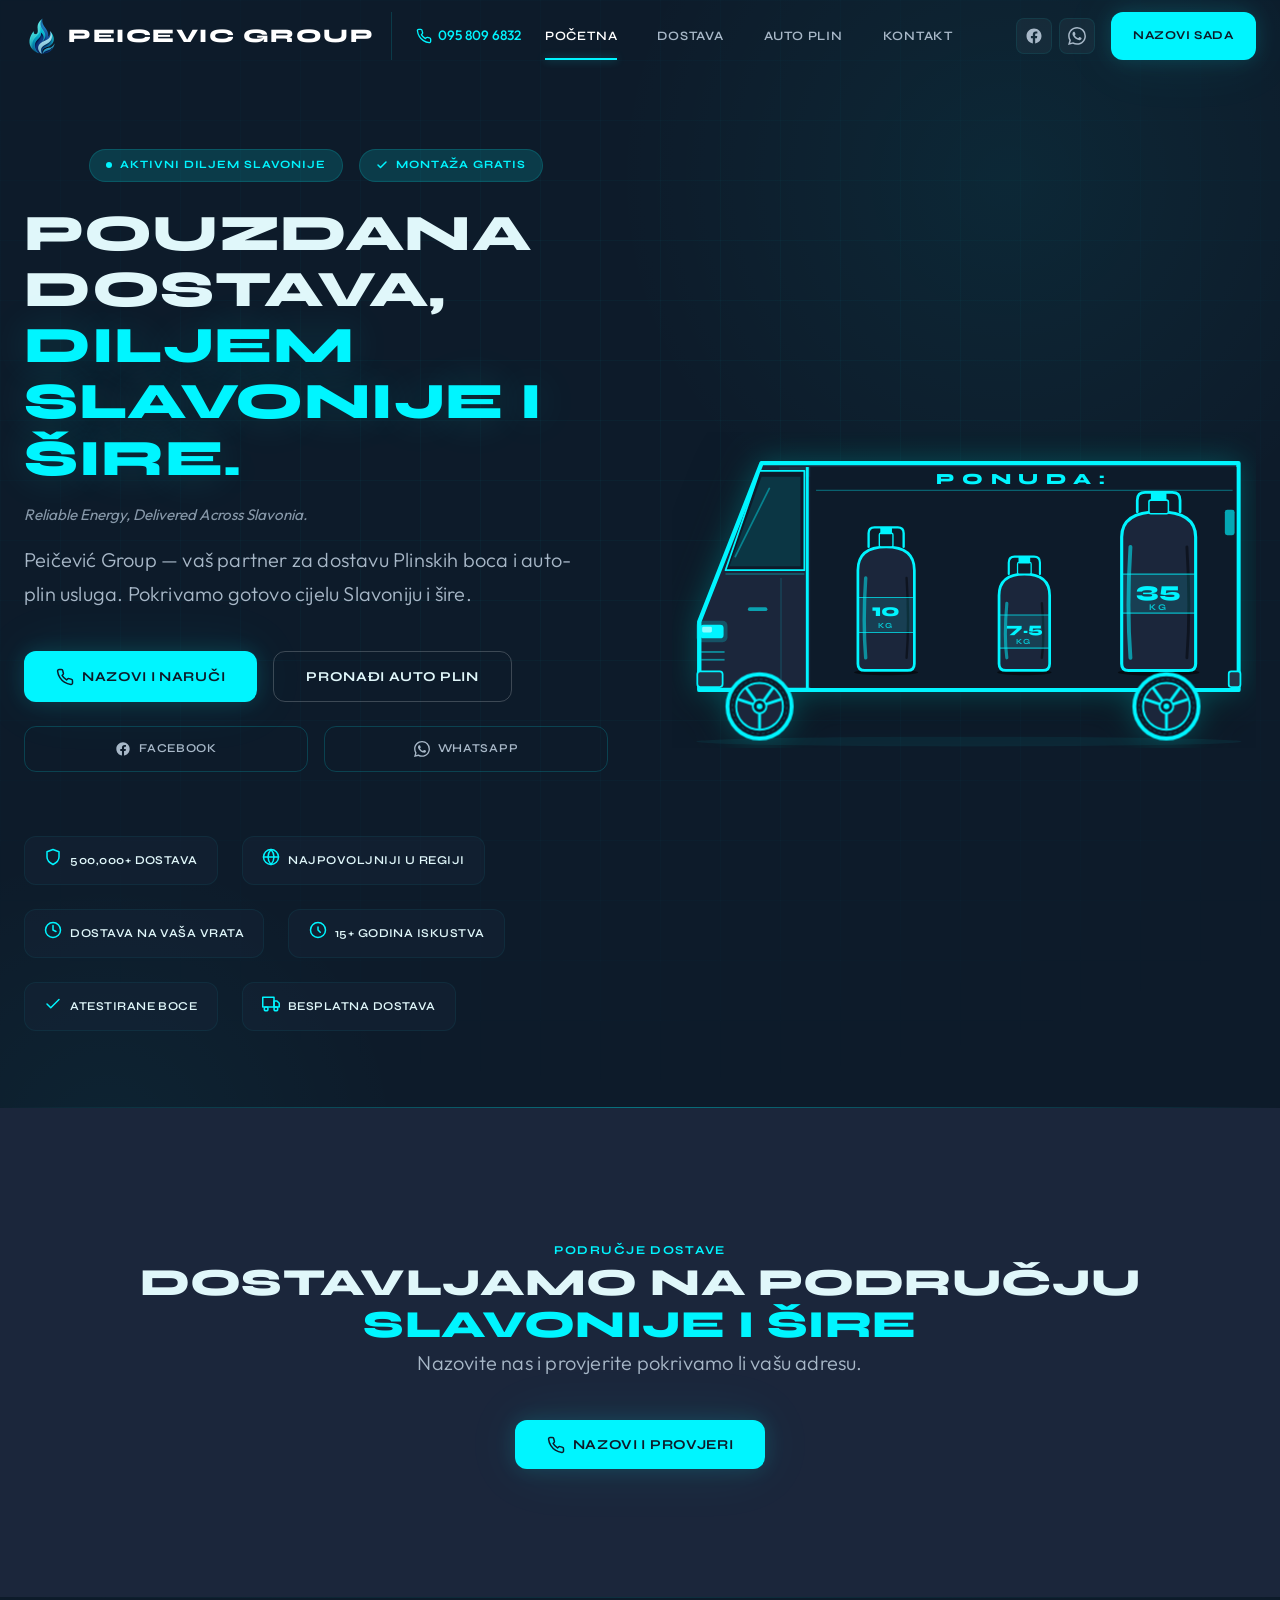
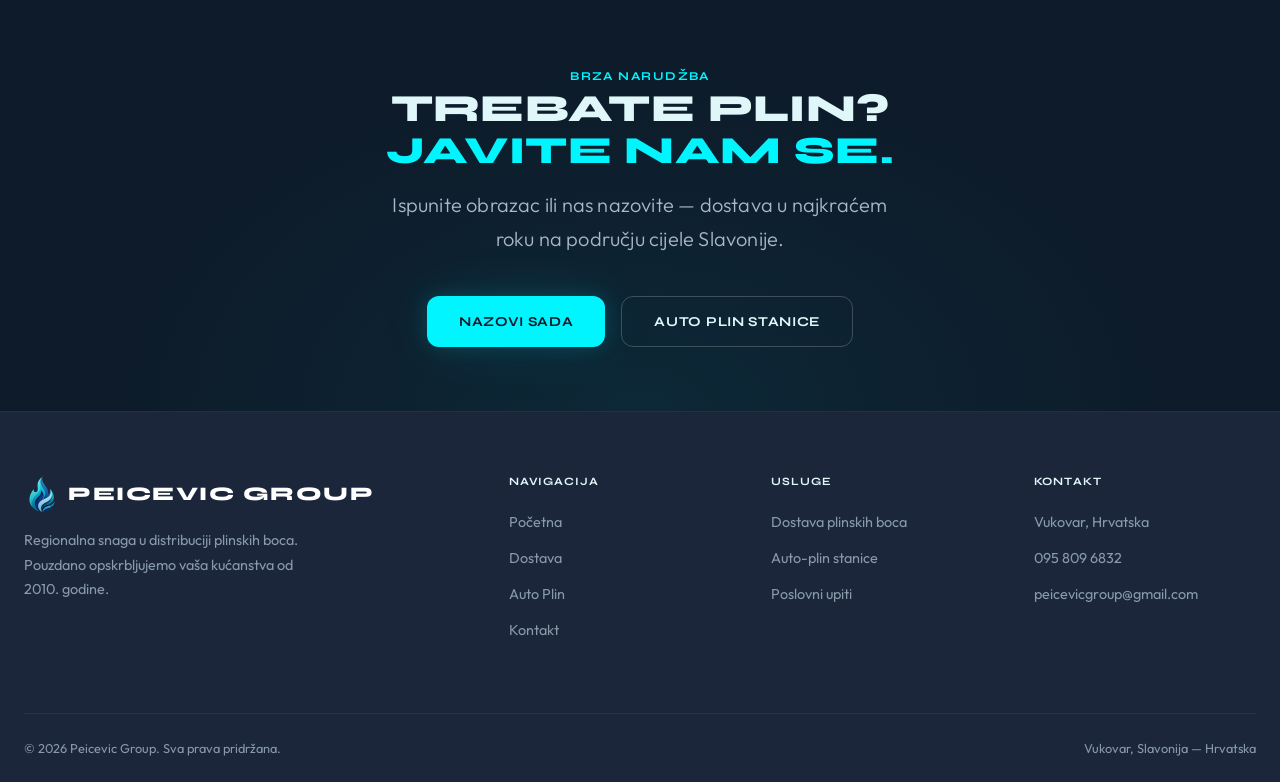
<file: index.html>
<!DOCTYPE html>
<html lang="hr">
<head>
  <meta charset="UTF-8">
  <meta name="viewport" content="width=device-width, initial-scale=1.0">
  <title>Peicevic Group — Pouzdana Energija, Isporučena Diljem Slavonije</title>
  <meta name="description" content="Peicevic Group je vodeći distributer LPG plina u Slavoniji. Dostava plinskih boca u Vukovar, Osijek, Vinkovce i cijelu regiju. Auto-plin stanica u Novoj Gradišci.">
  <meta name="keywords" content="LPG, plin, dostava plina, Slavonija, Vukovar, Osijek, auto-plin, plinske boce, Peicevic Group">
  <meta name="author" content="Peicevic Group">
  <meta name="robots" content="index, follow">
  <link rel="canonical" href="https://peicevicgroup.hr/">
  <link rel="sitemap" type="application/xml" href="/sitemap.xml">
  <link rel="icon" type="image/x-icon" href="/assets/favicon.ico">
  <meta property="og:image" content="https://peicevicgroup.hr/assets/og-image.jpg">
  <meta property="og:image:width" content="1200">
  <meta property="og:image:height" content="630">
  <meta name="twitter:image" content="https://peicevicgroup.hr/assets/og-image.jpg">

  <!-- Open Graph -->
  <meta property="og:title" content="Peicevic Group — Pouzdana Energija Diljem Slavonije">
  <meta property="og:description" content="Vodeći distributer LPG plina u Slavoniji. Dostava plinskih boca i auto-plin stanice.">
  <meta property="og:type" content="website">
  <meta property="og:url" content="https://peicevicgroup.hr/">
  <meta property="og:locale" content="hr_HR">
  <meta property="og:site_name" content="Peicevic Group">

  <!-- Twitter Card -->
  <meta name="twitter:card" content="summary_large_image">
  <meta name="twitter:title" content="Peicevic Group — Pouzdana Energija Diljem Slavonije">
  <meta name="twitter:description" content="Vodeći distributer LPG plina u Slavoniji.">

  <!-- Fonts -->
  <link rel="preconnect" href="https://fonts.googleapis.com">
  <link rel="preconnect" href="https://fonts.gstatic.com" crossorigin>
  <link rel="stylesheet" href="https://fonts.googleapis.com/css2?family=Syne:wght@600;700;800&family=Outfit:wght@300;400;500;600&display=swap" media="print" onload="this.media='all'">
  <noscript><link rel="stylesheet" href="https://fonts.googleapis.com/css2?family=Syne:wght@600;700;800&family=Outfit:wght@300;400;500;600&display=swap"></noscript>

  <!-- Stylesheet -->
  <link rel="stylesheet" href="css/styles.css">

  <!-- JSON-LD Structured Data -->
  <script type="application/ld+json">
  {
    "@context": "https://schema.org",
    "@type": "LocalBusiness",
    "name": "Peicevic Group",
    "legalName": "PEIČEVIĆ GROUP d.o.o.",
    "image": "https://peicevicgroup.hr/assets/logo.png",
    "founder": {
      "@type": "Person",
      "name": "Adam Peičević"
    },
    "description": "Vodeći distributer LPG plina u Slavoniji. Dostava plinskih boca i auto-plin stanice.",
    "url": "https://peicevicgroup.hr",
    "telephone": "+385958096832",
    "email": "peicevicgroup@gmail.com",
    "taxID": "66900371924",
    "vatID": "HR66900371924",
    "address": {
      "@type": "PostalAddress",
      "addressLocality": "Vukovar",
      "addressRegion": "Vukovarsko-srijemska županija",
      "postalCode": "32000",
      "addressCountry": "HR"
    },
    "areaServed": {
      "@type": "Place",
      "name": "Slavonija, Hrvatska"
    },
    "openingHoursSpecification": [
      {
        "@type": "OpeningHoursSpecification",
        "dayOfWeek": ["Monday", "Tuesday", "Wednesday", "Thursday", "Friday"],
        "opens": "09:00",
        "closes": "17:00"
      },
      {
        "@type": "OpeningHoursSpecification",
        "dayOfWeek": "Saturday",
        "opens": "08:00",
        "closes": "14:00"
      }
    ],
    "serviceType": ["Dostava LPG plina", "Auto-plin stanice"],
    "sameAs": ["https://www.facebook.com/share/14Z4bkbMiuM/"]
  }
  </script>
</head>
<body>

  <!-- Skip Link -->
  <a href="#main" class="skip-link">Preskoči na sadržaj</a>

  <!-- ===== NAVBAR ===== -->
  <nav class="nav" role="navigation" aria-label="Glavna navigacija">
    <div class="container nav__inner">
      <div class="nav__left">
        <a href="index.html" class="nav__logo" aria-label="Peicevic Group — Početna">
          <img src="assets/logo.png" alt="Peicevic Group logo" class="nav__logo-icon" width="36" height="36">
          <span>Peicevic Group</span>
        </a>
        <a href="tel:+385958096832" class="nav__phone" aria-label="Nazovite nas">
          <svg width="16" height="16" viewBox="0 0 24 24" fill="none" stroke="currentColor" stroke-width="2" stroke-linecap="round" stroke-linejoin="round" aria-hidden="true"><path d="M22 16.92v3a2 2 0 01-2.18 2 19.79 19.79 0 01-8.63-3.07 19.5 19.5 0 01-6-6 19.79 19.79 0 01-3.07-8.67A2 2 0 014.11 2h3a2 2 0 012 1.72 12.84 12.84 0 00.7 2.81 2 2 0 01-.45 2.11L8.09 9.91a16 16 0 006 6l1.27-1.27a2 2 0 012.11-.45 12.84 12.84 0 002.81.7A2 2 0 0122 16.92z"/></svg>
          <span class="nav__phone-text">095 809 6832</span>
        </a>
      </div>

      <ul class="nav__links">
        <li><a href="index.html" class="nav__link">Početna</a></li>
        <li><a href="dostava.html" class="nav__link">Dostava</a></li>
        <li><a href="stanice.html" class="nav__link">Auto Plin</a></li>
        <li><a href="kontakt.html" class="nav__link">Kontakt</a></li>
      </ul>

      <div class="nav__right">
      <div class="nav__social" aria-label="Društvene mreže">
        <a href="https://www.facebook.com/share/14Z4bkbMiuM/?mibextid=wwXIfr" target="_blank" rel="noopener noreferrer" class="nav__social-link" aria-label="Facebook">
          <svg viewBox="0 0 24 24" fill="currentColor" aria-hidden="true"><path d="M22 12c0-5.523-4.477-10-10-10S2 6.477 2 12c0 4.991 3.657 9.128 8.438 9.878v-6.987h-2.54V12h2.54V9.797c0-2.506 1.492-3.89 3.777-3.89 1.094 0 2.238.195 2.238.195v2.46h-1.26c-1.243 0-1.63.771-1.63 1.562V12h2.773l-.443 2.89h-2.33v6.988C18.343 21.128 22 16.991 22 12z"/></svg>
        </a>
        <a href="https://wa.me/385958096832" target="_blank" rel="noopener noreferrer" class="nav__social-link" aria-label="WhatsApp">
          <svg viewBox="0 0 24 24" fill="currentColor" aria-hidden="true"><path d="M17.472 14.382c-.297-.149-1.758-.867-2.03-.967-.273-.099-.471-.148-.67.15-.197.297-.767.966-.94 1.164-.173.199-.347.223-.644.075-.297-.15-1.255-.463-2.39-1.475-.883-.788-1.48-1.761-1.653-2.059-.173-.297-.018-.458.13-.606.134-.133.298-.347.446-.52.149-.174.198-.298.298-.497.099-.198.05-.371-.025-.52-.075-.149-.669-1.612-.916-2.207-.242-.579-.487-.5-.669-.51-.173-.008-.371-.01-.57-.01-.198 0-.52.074-.792.372-.272.297-1.04 1.016-1.04 2.479 0 1.462 1.065 2.875 1.213 3.074.149.198 2.096 3.2 5.077 4.487.709.306 1.262.489 1.694.625.712.227 1.36.195 1.871.118.571-.085 1.758-.719 2.006-1.413.248-.694.248-1.289.173-1.413-.074-.124-.272-.198-.57-.347m-5.421 7.403h-.004a9.87 9.87 0 01-5.031-1.378l-.361-.214-3.741.982.998-3.648-.235-.374a9.86 9.86 0 01-1.51-5.26c.001-5.45 4.436-9.884 9.888-9.884 2.64 0 5.122 1.03 6.988 2.898a9.825 9.825 0 012.893 6.994c-.003 5.45-4.437 9.884-9.885 9.884m8.413-18.297A11.815 11.815 0 0012.05 0C5.495 0 .16 5.335.157 11.892c0 2.096.547 4.142 1.588 5.945L.057 24l6.305-1.654a11.882 11.882 0 005.683 1.448h.005c6.554 0 11.89-5.335 11.893-11.893a11.821 11.821 0 00-3.48-8.413z"/></svg>
        </a>
      </div>

      <a href="tel:+385958096832" class="btn btn--primary btn--sm nav__cta">Nazovi Sada</a>

      <button class="hamburger" aria-label="Otvori izbornik" aria-expanded="false" aria-controls="mobile-menu">
        <span class="hamburger__line"></span>
        <span class="hamburger__line"></span>
        <span class="hamburger__line"></span>
      </button>
      </div>
    </div>
  </nav>

  <!-- Mobile Menu -->
  <div class="mobile-menu" id="mobile-menu" role="dialog" aria-label="Mobilni izbornik">
    <a href="tel:+385958096832" class="mobile-menu__phone" aria-label="Nazovite nas">
      <svg width="20" height="20" viewBox="0 0 24 24" fill="none" stroke="currentColor" stroke-width="2" stroke-linecap="round" stroke-linejoin="round" aria-hidden="true"><path d="M22 16.92v3a2 2 0 01-2.18 2 19.79 19.79 0 01-8.63-3.07 19.5 19.5 0 01-6-6 19.79 19.79 0 01-3.07-8.67A2 2 0 014.11 2h3a2 2 0 012 1.72 12.84 12.84 0 00.7 2.81 2 2 0 01-.45 2.11L8.09 9.91a16 16 0 006 6l1.27-1.27a2 2 0 012.11-.45 12.84 12.84 0 002.81.7A2 2 0 0122 16.92z"/></svg>
      095 809 6832
    </a>
    <a href="index.html" class="mobile-menu__link">Početna</a>
    <a href="dostava.html" class="mobile-menu__link">Dostava</a>
    <a href="stanice.html" class="mobile-menu__link">Auto Plin</a>
    <a href="kontakt.html" class="mobile-menu__link">Kontakt</a>
    <a href="tel:+385958096832" class="btn btn--primary mt-md">Nazovi i Naruči</a>
    <div class="nav__social" aria-label="Društvene mreže">
      <a href="https://www.facebook.com/share/14Z4bkbMiuM/?mibextid=wwXIfr" target="_blank" rel="noopener noreferrer" class="nav__social-link" aria-label="Facebook">
        <svg viewBox="0 0 24 24" fill="currentColor" aria-hidden="true"><path d="M22 12c0-5.523-4.477-10-10-10S2 6.477 2 12c0 4.991 3.657 9.128 8.438 9.878v-6.987h-2.54V12h2.54V9.797c0-2.506 1.492-3.89 3.777-3.89 1.094 0 2.238.195 2.238.195v2.46h-1.26c-1.243 0-1.63.771-1.63 1.562V12h2.773l-.443 2.89h-2.33v6.988C18.343 21.128 22 16.991 22 12z"/></svg>
      </a>
      <a href="https://wa.me/385958096832" target="_blank" rel="noopener noreferrer" class="nav__social-link" aria-label="WhatsApp">
        <svg viewBox="0 0 24 24" fill="currentColor" aria-hidden="true"><path d="M17.472 14.382c-.297-.149-1.758-.867-2.03-.967-.273-.099-.471-.148-.67.15-.197.297-.767.966-.94 1.164-.173.199-.347.223-.644.075-.297-.15-1.255-.463-2.39-1.475-.883-.788-1.48-1.761-1.653-2.059-.173-.297-.018-.458.13-.606.134-.133.298-.347.446-.52.149-.174.198-.298.298-.497.099-.198.05-.371-.025-.52-.075-.149-.669-1.612-.916-2.207-.242-.579-.487-.5-.669-.51-.173-.008-.371-.01-.57-.01-.198 0-.52.074-.792.372-.272.297-1.04 1.016-1.04 2.479 0 1.462 1.065 2.875 1.213 3.074.149.198 2.096 3.2 5.077 4.487.709.306 1.262.489 1.694.625.712.227 1.36.195 1.871.118.571-.085 1.758-.719 2.006-1.413.248-.694.248-1.289.173-1.413-.074-.124-.272-.198-.57-.347m-5.421 7.403h-.004a9.87 9.87 0 01-5.031-1.378l-.361-.214-3.741.982.998-3.648-.235-.374a9.86 9.86 0 01-1.51-5.26c.001-5.45 4.436-9.884 9.888-9.884 2.64 0 5.122 1.03 6.988 2.898a9.825 9.825 0 012.893 6.994c-.003 5.45-4.437 9.884-9.885 9.884m8.413-18.297A11.815 11.815 0 0012.05 0C5.495 0 .16 5.335.157 11.892c0 2.096.547 4.142 1.588 5.945L.057 24l6.305-1.654a11.882 11.882 0 005.683 1.448h.005c6.554 0 11.89-5.335 11.893-11.893a11.821 11.821 0 00-3.48-8.413z"/></svg>
      </a>
    </div>
    <div style="width:100%;max-width:260px;padding:var(--space-md);background:rgba(0,245,255,0.05);border:1px solid rgba(0,245,255,0.12);border-radius:var(--radius);text-align:center;">
      <strong style="color:var(--cyan);font-family:var(--font-display);font-size:0.65rem;letter-spacing:0.1em;text-transform:uppercase;display:flex;align-items:center;justify-content:center;gap:0.4rem;margin-bottom:0.6rem;">
        <svg width="12" height="12" viewBox="0 0 24 24" fill="none" stroke="currentColor" stroke-width="2.5" stroke-linecap="round" stroke-linejoin="round" aria-hidden="true"><circle cx="12" cy="12" r="10"/><polyline points="12 6 12 12 16 14"/></svg>
        Radno Vrijeme
      </strong>
      <div style="font-size:0.85rem;line-height:1.9;color:var(--grey-light);">
        <div>Pon–Pet: <strong style="color:var(--white);">09:00–17:00</strong></div>
        <div>Subota: <strong style="color:var(--white);">08:00–15:00</strong></div>
        <div style="opacity:0.5;">Nedjelja: zatvoreno</div>
      </div>
    </div>
  </div>

  <!-- ===== MAIN ===== -->
  <main id="main">

    <!-- ===== HERO ===== -->
    <section class="hero" aria-label="Dobrodošli">
      <div class="hero__bg" aria-hidden="true">
        <div class="hero__grid"></div>
      </div>
      <div class="hero__horizon" aria-hidden="true"></div>

      <div class="container">
        <div class="hero__inner">
          <div class="hero__content">
            <div style="display:flex;flex-wrap:wrap;gap:var(--space-sm);margin-bottom:var(--space-md);justify-content:center;">
              <div class="hero__badge reveal" style="margin-bottom:0;">
                <span class="hero__badge-dot" aria-hidden="true"></span>
                <span class="hero__badge-text">Aktivni diljem Slavonije</span>
              </div>
              <div class="hero__badge reveal reveal--delay-1" style="margin-bottom:0;">
                <svg width="12" height="12" viewBox="0 0 24 24" fill="none" stroke="currentColor" stroke-width="3" stroke-linecap="round" stroke-linejoin="round" aria-hidden="true" style="color:var(--cyan);flex-shrink:0;"><polyline points="20 6 9 17 4 12"/></svg>
                <span class="hero__badge-text">Montaža GRATIS</span>
              </div>
            </div>

            <h1 class="hero__title">
              Pouzdana Dostava,<br>
              <span class="accent">Diljem Slavonije i Šire.</span>
            </h1>

            <p class="hero__subtitle reveal reveal--delay-2">Reliable Energy, Delivered Across Slavonia.</p>

            <p class="subtitle hero__desc reveal reveal--delay-2">
              Peičević Group — vaš partner za dostavu Plinskih boca i auto-plin usluga. Pokrivamo gotovo cijelu Slavoniju i šire.
            </p>

            <div class="hero__actions reveal reveal--delay-3">
              <a href="tel:+385958096832" class="btn btn--primary">
                <svg width="18" height="18" viewBox="0 0 24 24" fill="none" stroke="currentColor" stroke-width="2" stroke-linecap="round" stroke-linejoin="round" aria-hidden="true"><path d="M22 16.92v3a2 2 0 01-2.18 2 19.79 19.79 0 01-8.63-3.07 19.5 19.5 0 01-6-6 19.79 19.79 0 01-3.07-8.67A2 2 0 014.11 2h3a2 2 0 012 1.72 12.84 12.84 0 00.7 2.81 2 2 0 01-.45 2.11L8.09 9.91a16 16 0 006 6l1.27-1.27a2 2 0 012.11-.45 12.84 12.84 0 002.81.7A2 2 0 0122 16.92z"/></svg>
                Nazovi i Naruči
              </a>
              <a href="stanice.html" class="btn btn--outline">
                Pronađi Auto Plin
              </a>
              <div style="display:flex;gap:var(--space-sm);width:100%;margin-top:var(--space-xs);">
                <a href="https://www.facebook.com/share/14Z4bkbMiuM/?mibextid=wwXIfr" target="_blank" rel="noopener noreferrer"
                   style="flex:1;display:inline-flex;align-items:center;justify-content:center;gap:0.5rem;padding:0.75rem 1rem;border:1px solid rgba(0,245,255,0.18);border-radius:var(--radius);color:var(--grey-light);font-family:var(--font-display);font-size:0.75rem;font-weight:600;letter-spacing:0.06em;text-decoration:none;text-transform:uppercase;transition:border-color 0.2s,color 0.2s;"
                   aria-label="Facebook stranica">
                  <svg width="16" height="16" viewBox="0 0 24 24" fill="currentColor" aria-hidden="true"><path d="M22 12c0-5.523-4.477-10-10-10S2 6.477 2 12c0 4.991 3.657 9.128 8.438 9.878v-6.987h-2.54V12h2.54V9.797c0-2.506 1.492-3.89 3.777-3.89 1.094 0 2.238.195 2.238.195v2.46h-1.26c-1.243 0-1.63.771-1.63 1.562V12h2.773l-.443 2.89h-2.33v6.988C18.343 21.128 22 16.991 22 12z"/></svg>
                  Facebook
                </a>
                <a href="https://wa.me/385958096832" target="_blank" rel="noopener noreferrer"
                   style="flex:1;display:inline-flex;align-items:center;justify-content:center;gap:0.5rem;padding:0.75rem 1rem;border:1px solid rgba(0,245,255,0.18);border-radius:var(--radius);color:var(--grey-light);font-family:var(--font-display);font-size:0.75rem;font-weight:600;letter-spacing:0.06em;text-decoration:none;text-transform:uppercase;transition:border-color 0.2s,color 0.2s;"
                   aria-label="WhatsApp kontakt">
                  <svg width="16" height="16" viewBox="0 0 24 24" fill="currentColor" aria-hidden="true"><path d="M17.472 14.382c-.297-.149-1.758-.867-2.03-.967-.273-.099-.471-.148-.67.15-.197.297-.767.966-.94 1.164-.173.199-.347.223-.644.075-.297-.15-1.255-.463-2.39-1.475-.883-.788-1.48-1.761-1.653-2.059-.173-.297-.018-.458.13-.606.134-.133.298-.347.446-.52.149-.174.198-.298.298-.497.099-.198.05-.371-.025-.52-.075-.149-.669-1.612-.916-2.207-.242-.579-.487-.5-.669-.51-.173-.008-.371-.01-.57-.01-.198 0-.52.074-.792.372-.272.297-1.04 1.016-1.04 2.479 0 1.462 1.065 2.875 1.213 3.074.149.198 2.096 3.2 5.077 4.487.709.306 1.262.489 1.694.625.712.227 1.36.195 1.871.118.571-.085 1.758-.719 2.006-1.413.248-.694.248-1.289.173-1.413-.074-.124-.272-.198-.57-.347m-5.421 7.403h-.004a9.87 9.87 0 01-5.031-1.378l-.361-.214-3.741.982.998-3.648-.235-.374a9.86 9.86 0 01-1.51-5.26c.001-5.45 4.436-9.884 9.888-9.884 2.64 0 5.122 1.03 6.988 2.898a9.825 9.825 0 012.893 6.994c-.003 5.45-4.437 9.884-9.885 9.884m8.413-18.297A11.815 11.815 0 0012.05 0C5.495 0 .16 5.335.157 11.892c0 2.096.547 4.142 1.588 5.945L.057 24l6.305-1.654a11.882 11.882 0 005.683 1.448h.005c6.554 0 11.89-5.335 11.893-11.893a11.821 11.821 0 00-3.48-8.413z"/></svg>
                  WhatsApp
                </a>
              </div>
            </div>

            <div class="hero__stats reveal reveal--delay-4">
              <div class="stat">
                <span class="stat__icon" aria-hidden="true">
                  <svg width="18" height="18" viewBox="0 0 24 24" fill="none" stroke="currentColor" stroke-width="2" stroke-linecap="round" stroke-linejoin="round"><path d="M12 22s8-4 8-10V5l-8-3-8 3v7c0 6 8 10 8 10z"/></svg>
                </span>
                <span class="stat__text">500,000+ dostava</span>
              </div>
              <div class="stat">
                <span class="stat__icon" aria-hidden="true">
                  <svg width="18" height="18" viewBox="0 0 24 24" fill="none" stroke="currentColor" stroke-width="2" stroke-linecap="round" stroke-linejoin="round"><circle cx="12" cy="12" r="10"/><path d="M2 12h20"/><path d="M12 2a15.3 15.3 0 014 10 15.3 15.3 0 01-4 10 15.3 15.3 0 01-4-10 15.3 15.3 0 014-10z"/></svg>
                </span>
                <span class="stat__text">Najpovoljniji u regiji</span>
              </div>
              <div class="stat">
                <span class="stat__icon" aria-hidden="true">
                  <svg width="18" height="18" viewBox="0 0 24 24" fill="none" stroke="currentColor" stroke-width="2" stroke-linecap="round" stroke-linejoin="round"><circle cx="12" cy="12" r="10"/><polyline points="12 6 12 12 16 14"/></svg>
                </span>
                <span class="stat__text">Dostava na vaša vrata</span>
              </div>
              <div class="stat">
                <span class="stat__icon" aria-hidden="true">
                  <svg width="18" height="18" viewBox="0 0 24 24" fill="none" stroke="currentColor" stroke-width="2" stroke-linecap="round" stroke-linejoin="round"><path d="M12 8v4l3 3"/><circle cx="12" cy="12" r="10"/></svg>
                </span>
                <span class="stat__text">15+ godina iskustva</span>
              </div>
              <div class="stat">
                <span class="stat__icon" aria-hidden="true">
                  <svg width="18" height="18" viewBox="0 0 24 24" fill="none" stroke="currentColor" stroke-width="2" stroke-linecap="round" stroke-linejoin="round"><polyline points="20 6 9 17 4 12"/></svg>
                </span>
                <span class="stat__text">Atestirane boce</span>
              </div>
              <div class="stat">
                <span class="stat__icon" aria-hidden="true">
                  <svg width="18" height="18" viewBox="0 0 24 24" fill="none" stroke="currentColor" stroke-width="2" stroke-linecap="round" stroke-linejoin="round"><rect x="1" y="3" width="15" height="13"/><polygon points="16 8 20 8 23 11 23 16 16 16 16 8"/><circle cx="5.5" cy="18.5" r="2.5"/><circle cx="18.5" cy="18.5" r="2.5"/></svg>
                </span>
                <span class="stat__text">Besplatna dostava</span>
              </div>
            </div>
          </div>

          <!-- ===== VAN ILLUSTRATION ===== -->
          <div class="hero__visual" aria-hidden="true">
            <svg class="hero__van-svg" viewBox="0 0 600 325" xmlns="http://www.w3.org/2000/svg" role="img" aria-label="Peičević Group dostava kombi s plinskim bocama">

              <!-- Ground shadow -->
              <ellipse cx="305" cy="318" rx="280" ry="5" fill="rgba(0,245,255,0.06)"/>

              <!-- Van group (bobs after settling) -->
              <g class="hero__van-body">

                <!-- ===== VAN HULL (cabin LEFT, cargo RIGHT) ===== -->
                <path d="M 28,265 L 28,195 L 92,32 L 582,32 L 582,265 Z"
                      fill="#1B263B" stroke="#00F5FF" stroke-width="4.5"
                      stroke-linejoin="round" stroke-linecap="round"/>
                <!-- Roof shine strip (cartoony highlight) -->
                <path d="M 110,36 L 582,36 L 582,46 L 110,46 Z" fill="rgba(0,245,255,0.06)" stroke="none"/>

                <!-- Cargo interior dark fill -->
                <rect x="142" y="36" width="438" height="227" fill="#0D1B2A"/>

                <!-- Cabin/cargo separator -->
                <line x1="139" y1="36" x2="139" y2="263" stroke="#00F5FF" stroke-width="3"/>

                <!-- PONUDA: separator line -->
                <line x1="148" y1="60" x2="576" y2="60" stroke="rgba(0,245,255,0.32)" stroke-width="1.2"/>

                <!-- PONUDA: text -->
                <text x="362" y="53" text-anchor="middle"
                      font-family="Syne, sans-serif" font-weight="800" font-size="16"
                      fill="#00F5FF" letter-spacing="8">PONUDA:</text>

                <!-- ===== CABIN ===== -->
                <polygon points="55,142 90,40 136,40 136,142"
                         fill="#0D1B2A" stroke="#00F5FF" stroke-width="1.8"
                         stroke-linejoin="round"/>
                <polygon points="59,138 92,46 132,46 132,138"
                         fill="rgba(0,245,255,0.12)"/>
                <line x1="65" y1="128" x2="100" y2="58" stroke="rgba(0,245,255,0.4)" stroke-width="1.8" stroke-linecap="round"/>

                <line x1="55" y1="146" x2="136" y2="146" stroke="rgba(0,245,255,0.3)" stroke-width="1.5"/>
                <rect x="78" y="180" width="20" height="4" rx="2" fill="rgba(0,245,255,0.6)"/>
                <line x1="112" y1="150" x2="112" y2="258" stroke="rgba(0,245,255,0.2)" stroke-width="1.1"/>

                <!-- Headlight (cartoony — brighter, bigger glow) -->
                <rect x="29" y="198" width="24" height="14" rx="3.5" fill="#00F5FF"/>
                <rect x="25" y="194" width="32" height="22" rx="5" fill="rgba(0,245,255,0.22)"/>
                <rect x="31" y="200" width="10" height="6" rx="1.5" fill="rgba(255,255,255,0.55)"/>
                <line x1="30" y1="226" x2="54" y2="226" stroke="rgba(0,245,255,0.5)" stroke-width="1.8"/>
                <line x1="30" y1="234" x2="54" y2="234" stroke="rgba(0,245,255,0.5)" stroke-width="1.8"/>

                <!-- Bumpers -->
                <rect x="26" y="246" width="26" height="16" rx="3" fill="#243447" stroke="#00F5FF" stroke-width="1.8"/>
                <rect x="572" y="246" width="12" height="16" rx="2.5" fill="#243447" stroke="#00F5FF" stroke-width="1.8"/>

                <!-- Rear lights -->
                <rect x="568" y="80" width="10" height="26" rx="2.5" fill="rgba(0,245,255,0.65)"/>

                <!-- ===== CYLINDERS INSIDE CARGO ===== -->

                <!-- Cylinder 1: 10 kg (medium) — cx=220 -->
                <g class="hero__cyl-1">
                  <ellipse cx="220" cy="247" rx="33" ry="3" fill="rgba(0,0,0,0.55)"/>
                  <path d="M 191,142 Q 191,118 220,118 Q 249,118 249,142 L 249,238 Q 249,245 242,245 L 198,245 Q 191,245 191,238 Z"
                        fill="#1B263B" stroke="#00F5FF" stroke-width="2.8" stroke-linejoin="round"/>
                  <path d="M 199,150 Q 196,196 199,232" fill="none" stroke="rgba(0,245,255,0.5)" stroke-width="3.5" stroke-linecap="round"/>
                  <path d="M 241,150 Q 244,196 241,232" fill="none" stroke="rgba(0,0,0,0.45)" stroke-width="2.5" stroke-linecap="round"/>
                  <!-- Label band -->
                  <rect x="191" y="170" width="58" height="36" rx="3" fill="rgba(0,245,255,0.12)"/>
                  <line x1="191" y1="170" x2="249" y2="170" stroke="#00F5FF" stroke-width="1.2" opacity="0.7"/>
                  <line x1="191" y1="206" x2="249" y2="206" stroke="#00F5FF" stroke-width="1.2" opacity="0.7"/>
                  <text x="220" y="189" text-anchor="middle" font-family="Syne, sans-serif" font-size="18" font-weight="900" fill="#00F5FF">10</text>
                  <text x="220" y="201" text-anchor="middle" font-family="Syne, sans-serif" font-size="8" font-weight="700" fill="rgba(0,245,255,0.75)" letter-spacing="2.5">KG</text>
                  <!-- Valve protective collar -->
                  <path d="M 202,118 L 202,104 Q 202,98 208,98 L 232,98 Q 238,98 238,104 L 238,118"
                        fill="none" stroke="#00F5FF" stroke-width="2.4" stroke-linecap="round" stroke-linejoin="round"/>
                  <rect x="213" y="104" width="14" height="14" rx="1.5" fill="#0D1B2A" stroke="#00F5FF" stroke-width="1.4"/>
                  <rect x="214" y="98" width="12" height="7" rx="1" fill="#00F5FF"/>
                </g>

                <!-- Cylinder 2: 7.5 kg (smallest) — cx=362 -->
                <g class="hero__cyl-2">
                  <ellipse cx="362" cy="247" rx="28" ry="3" fill="rgba(0,0,0,0.55)"/>
                  <path d="M 336,168 Q 336,146 362,146 Q 388,146 388,168 L 388,238 Q 388,245 381,245 L 343,245 Q 336,245 336,238 Z"
                        fill="#1B263B" stroke="#00F5FF" stroke-width="2.8" stroke-linejoin="round"/>
                  <path d="M 344,176 Q 341,210 344,232" fill="none" stroke="rgba(0,245,255,0.5)" stroke-width="3.2" stroke-linecap="round"/>
                  <path d="M 380,176 Q 383,210 380,232" fill="none" stroke="rgba(0,0,0,0.45)" stroke-width="2.5" stroke-linecap="round"/>
                  <rect x="336" y="188" width="52" height="34" rx="3" fill="rgba(0,245,255,0.12)"/>
                  <line x1="336" y1="188" x2="388" y2="188" stroke="#00F5FF" stroke-width="1.2" opacity="0.7"/>
                  <line x1="336" y1="222" x2="388" y2="222" stroke="#00F5FF" stroke-width="1.2" opacity="0.7"/>
                  <text x="362" y="207" text-anchor="middle" font-family="Syne, sans-serif" font-size="15" font-weight="900" fill="#00F5FF">7.5</text>
                  <text x="362" y="218" text-anchor="middle" font-family="Syne, sans-serif" font-size="8" font-weight="700" fill="rgba(0,245,255,0.75)" letter-spacing="2.5">KG</text>
                  <path d="M 346,146 L 346,134 Q 346,128 352,128 L 372,128 Q 378,128 378,134 L 378,146"
                        fill="none" stroke="#00F5FF" stroke-width="2.2" stroke-linecap="round" stroke-linejoin="round"/>
                  <rect x="355" y="134" width="14" height="12" rx="1.5" fill="#0D1B2A" stroke="#00F5FF" stroke-width="1.3"/>
                  <rect x="356" y="128" width="12" height="7" rx="1" fill="#00F5FF"/>
                </g>

                <!-- Cylinder 3: 35 kg (largest) — cx=500 -->
                <g class="hero__cyl-3">
                  <ellipse cx="500" cy="247" rx="42" ry="3.5" fill="rgba(0,0,0,0.55)"/>
                  <path d="M 462,108 Q 462,82 500,82 Q 538,82 538,108 L 538,238 Q 538,245 531,245 L 469,245 Q 462,245 462,238 Z"
                        fill="#1B263B" stroke="#00F5FF" stroke-width="3.2" stroke-linejoin="round"/>
                  <path d="M 471,118 Q 467,180 471,232" fill="none" stroke="rgba(0,245,255,0.55)" stroke-width="4" stroke-linecap="round"/>
                  <path d="M 529,118 Q 533,180 529,232" fill="none" stroke="rgba(0,0,0,0.45)" stroke-width="3" stroke-linecap="round"/>
                  <rect x="462" y="146" width="76" height="40" rx="3" fill="rgba(0,245,255,0.12)"/>
                  <line x1="462" y1="146" x2="538" y2="146" stroke="#00F5FF" stroke-width="1.3" opacity="0.7"/>
                  <line x1="462" y1="186" x2="538" y2="186" stroke="#00F5FF" stroke-width="1.3" opacity="0.7"/>
                  <text x="500" y="170" text-anchor="middle" font-family="Syne, sans-serif" font-size="22" font-weight="900" fill="#00F5FF">35</text>
                  <text x="500" y="183" text-anchor="middle" font-family="Syne, sans-serif" font-size="9" font-weight="700" fill="rgba(0,245,255,0.75)" letter-spacing="2.5">KG</text>
                  <path d="M 478,82 L 478,70 Q 478,62 486,62 L 514,62 Q 522,62 522,70 L 522,82"
                        fill="none" stroke="#00F5FF" stroke-width="2.8" stroke-linecap="round" stroke-linejoin="round"/>
                  <rect x="490" y="70" width="20" height="14" rx="2" fill="#0D1B2A" stroke="#00F5FF" stroke-width="1.6"/>
                  <rect x="492" y="62" width="16" height="9" rx="1.2" fill="#00F5FF"/>
                </g>

                <!-- ===== WHEELS ===== -->

                <!-- Front wheel (under cabin, LEFT) -->
                <g class="hero__wheel">
                  <!-- Outer tire -->
                  <circle cx="90" cy="282" r="33" fill="#0D1B2A" stroke="#00F5FF" stroke-width="4"/>
                  <!-- Tire tread marks -->
                  <circle cx="90" cy="282" r="28" fill="none" stroke="rgba(0,245,255,0.25)" stroke-width="1" stroke-dasharray="3 2.5"/>
                  <!-- Rim outer -->
                  <circle cx="90" cy="282" r="24" fill="#1B263B" stroke="#00F5FF" stroke-width="2"/>
                  <!-- 5 Spokes -->
                  <line x1="90" y1="282" x2="90" y2="260" stroke="#00F5FF" stroke-width="3" stroke-linecap="round"/>
                  <line x1="90" y1="282" x2="111" y2="289" stroke="#00F5FF" stroke-width="3" stroke-linecap="round"/>
                  <line x1="90" y1="282" x2="103" y2="300" stroke="#00F5FF" stroke-width="3" stroke-linecap="round"/>
                  <line x1="90" y1="282" x2="77" y2="300" stroke="#00F5FF" stroke-width="3" stroke-linecap="round"/>
                  <line x1="90" y1="282" x2="69" y2="289" stroke="#00F5FF" stroke-width="3" stroke-linecap="round"/>
                  <!-- Center hub -->
                  <circle cx="90" cy="282" r="7" fill="#0D1B2A" stroke="#00F5FF" stroke-width="2"/>
                  <circle cx="90" cy="282" r="3" fill="#00F5FF"/>
                </g>

                <!-- Rear wheel (under cargo, RIGHT) -->
                <g class="hero__wheel">
                  <circle cx="508" cy="282" r="33" fill="#0D1B2A" stroke="#00F5FF" stroke-width="4"/>
                  <circle cx="508" cy="282" r="28" fill="none" stroke="rgba(0,245,255,0.25)" stroke-width="1" stroke-dasharray="3 2.5"/>
                  <circle cx="508" cy="282" r="24" fill="#1B263B" stroke="#00F5FF" stroke-width="2"/>
                  <line x1="508" y1="282" x2="508" y2="260" stroke="#00F5FF" stroke-width="3" stroke-linecap="round"/>
                  <line x1="508" y1="282" x2="529" y2="289" stroke="#00F5FF" stroke-width="3" stroke-linecap="round"/>
                  <line x1="508" y1="282" x2="521" y2="300" stroke="#00F5FF" stroke-width="3" stroke-linecap="round"/>
                  <line x1="508" y1="282" x2="495" y2="300" stroke="#00F5FF" stroke-width="3" stroke-linecap="round"/>
                  <line x1="508" y1="282" x2="487" y2="289" stroke="#00F5FF" stroke-width="3" stroke-linecap="round"/>
                  <circle cx="508" cy="282" r="7" fill="#0D1B2A" stroke="#00F5FF" stroke-width="2"/>
                  <circle cx="508" cy="282" r="3" fill="#00F5FF"/>
                </g>

              </g><!-- end hero__van-body -->
            </svg>
          </div>

        </div><!-- end hero__inner -->
      </div>
    </section>

    <!-- ===== COVERAGE ===== -->
    <section class="section section--lg bg-cadet" id="pokrivenost" aria-label="Regionalna pokrivenost">
      <div class="container">
        <div class="cta-banner__content reveal" style="text-align:center;">
          <span class="label">Područje dostave</span>
          <h2>Dostavljamo na Području<br><span class="text-cyan">Slavonije i Šire</span></h2>
          <p class="subtitle" style="max-width:520px;margin:0 auto var(--space-lg);">Nazovite nas i provjerite pokrivamo li vašu adresu.</p>
          <a href="tel:+385958096832" class="btn btn--primary">
            <svg width="18" height="18" viewBox="0 0 24 24" fill="none" stroke="currentColor" stroke-width="2" stroke-linecap="round" stroke-linejoin="round" aria-hidden="true"><path d="M22 16.92v3a2 2 0 01-2.18 2 19.79 19.79 0 01-8.63-3.07 19.5 19.5 0 01-6-6 19.79 19.79 0 01-3.07-8.67A2 2 0 014.11 2h3a2 2 0 012 1.72 12.84 12.84 0 00.7 2.81 2 2 0 01-.45 2.11L8.09 9.91a16 16 0 006 6l1.27-1.27a2 2 0 012.11-.45 12.84 12.84 0 002.81.7A2 2 0 0122 16.92z"/></svg>
            Nazovi i Provjeri
          </a>
        </div>
      </div>
    </section>

    <hr class="divider">

    <!-- ===== CTA BANNER ===== -->
    <section class="section cta-banner" aria-label="Poziv na akciju">
      <div class="cta-banner__content reveal">
        <span class="label">Brza narudžba</span>
        <h2>Trebate Plin?<br><span class="text-cyan">Javite Nam Se.</span></h2>
        <p class="subtitle">Ispunite obrazac ili nas nazovite — dostava u najkraćem roku na području cijele Slavonije.</p>
        <div style="display:flex;gap:1rem;justify-content:center;flex-wrap:wrap;">
          <a href="tel:+385958096832" class="btn btn--primary">Nazovi Sada</a>
          <a href="stanice.html" class="btn btn--outline">Auto Plin Stanice</a>
        </div>
      </div>
    </section>

  </main>

  <!-- ===== FOOTER ===== -->
  <footer class="footer" role="contentinfo">
    <div class="container">
      <div class="footer__top">
        <div>
          <a href="index.html" class="nav__logo" aria-label="Peicevic Group">
            <img src="assets/logo.png" alt="Peicevic Group logo" class="nav__logo-icon" width="36" height="36" loading="lazy">
            <span>Peicevic Group</span>
          </a>
          <p class="footer__brand-desc">Regionalna snaga u distribuciji plinskih boca. Pouzdano opskrbljujemo vaša kućanstva od 2010. godine.</p>
        </div>

        <div>
          <h3 class="footer__heading">Navigacija</h3>
          <a href="index.html" class="footer__link">Početna</a>
          <a href="dostava.html" class="footer__link">Dostava</a>
          <a href="stanice.html" class="footer__link">Auto Plin</a>
          <a href="kontakt.html" class="footer__link">Kontakt</a>
        </div>

        <div>
          <h3 class="footer__heading">Usluge</h3>
          <a href="dostava.html" class="footer__link">Dostava plinskih boca</a>
          <a href="stanice.html" class="footer__link">Auto-plin stanice</a>
          <a href="kontakt.html" class="footer__link">Poslovni upiti</a>
        </div>

        <div>
          <h3 class="footer__heading">Kontakt</h3>
          <span class="footer__link">Vukovar, Hrvatska</span>
          <a href="tel:+385958096832" class="footer__link">095 809 6832</a>
          <a href="mailto:peicevicgroup@gmail.com" class="footer__link">peicevicgroup@gmail.com</a>
        </div>
      </div>

      <div class="footer__bottom">
        <p class="footer__copy">&copy; 2026 Peicevic Group. Sva prava pridržana.</p>
        <p class="footer__copy">Vukovar, Slavonija — Hrvatska</p>
      </div>
    </div>
  </footer>

  <!-- Script -->
  <script src="js/main.js" defer></script>
</body>
</html>
</file>
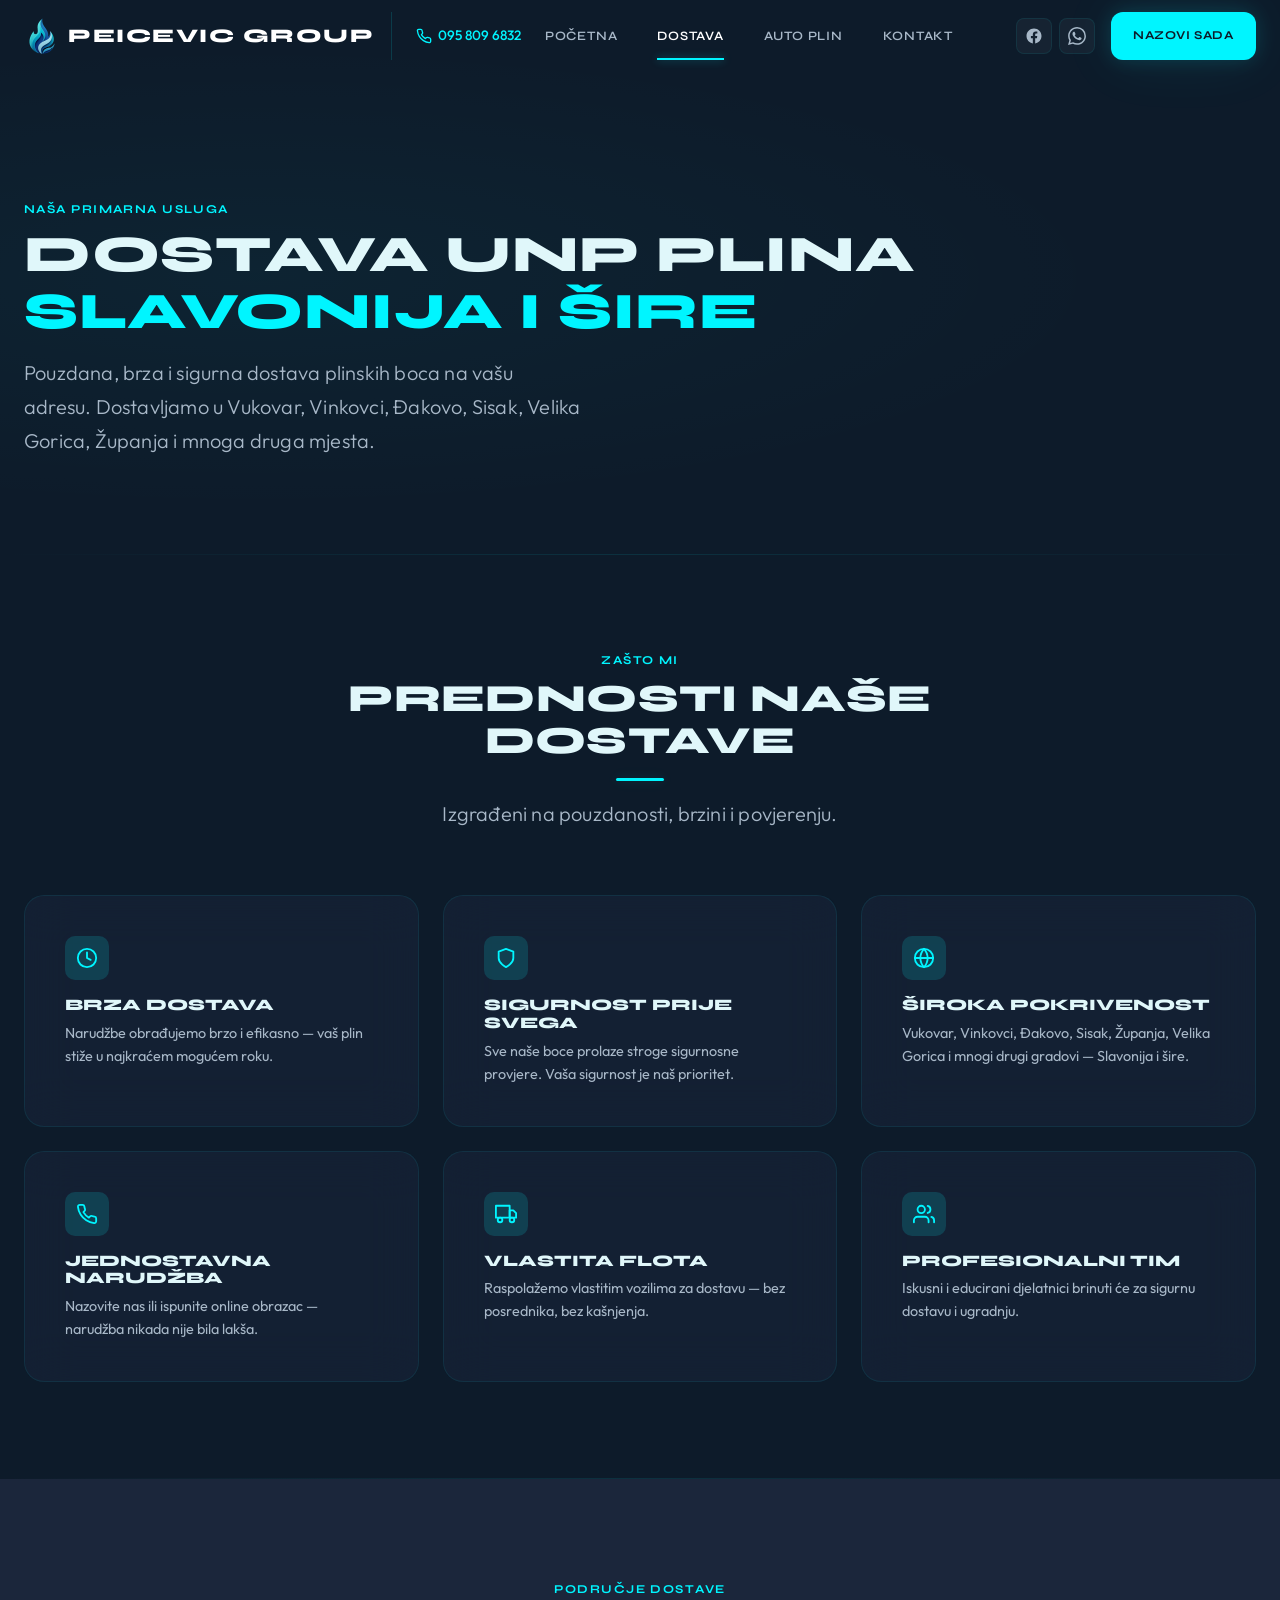
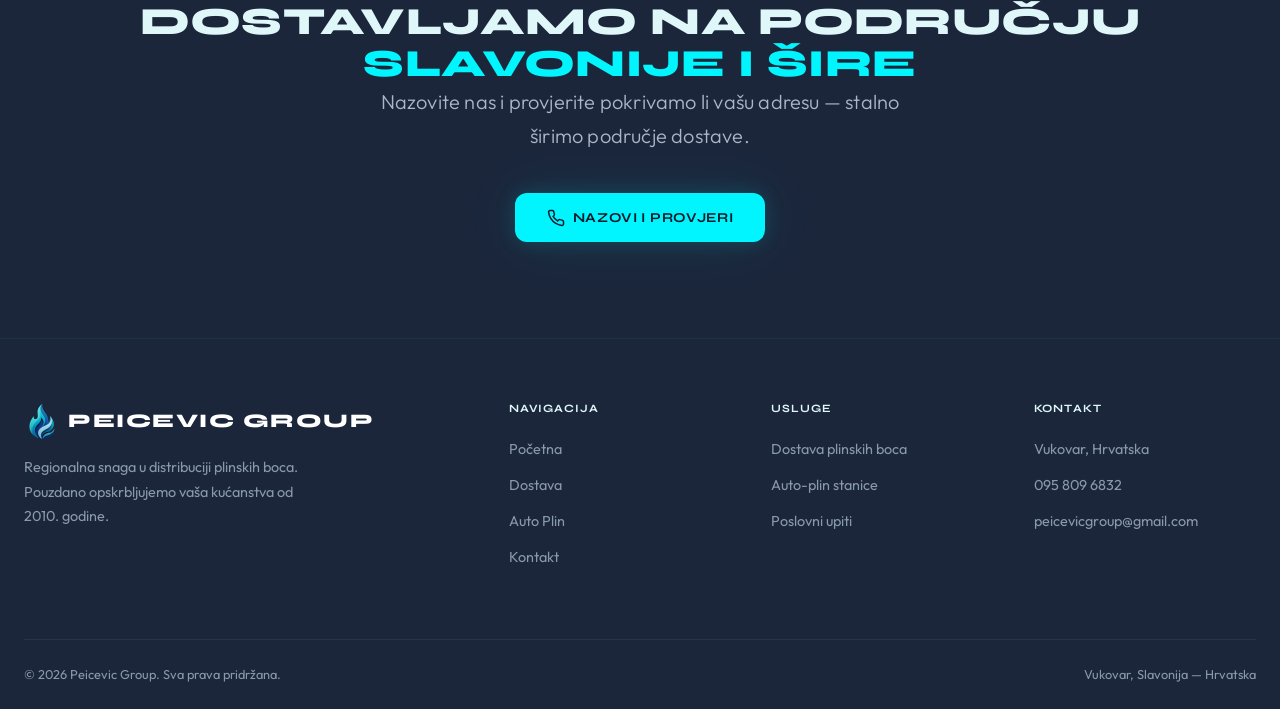
<file: dostava.html>
<!DOCTYPE html>
<html lang="hr">
<head>
  <meta charset="UTF-8">
  <meta name="viewport" content="width=device-width, initial-scale=1.0">
  <title>Dostava Plina — Peicevic Group | Vukovar, Sisak, Vinkovci i Šire</title>
  <meta name="description" content="Brza i pouzdana dostava UNP/LPG plinskih boca. Dostavljamo u Vukovar, Vinkovci, Đakovo, Sisak, Velika Gorica, Županja i okolna mjesta. Naručite danas!">
  <meta name="keywords" content="dostava plina, plinske boce, UNP dostava, LPG dostava, dostava Vukovar, dostava Vinkovci, dostava Đakovo, dostava Sisak, dostava Velika Gorica, dostava Županja">
  <meta name="robots" content="index, follow">
  <link rel="canonical" href="https://peicevicgroup.hr/dostava.html">
  <link rel="icon" type="image/x-icon" href="/assets/favicon.ico">
  <meta property="og:image" content="https://peicevicgroup.hr/assets/og-image.jpg">
  <meta property="og:image:width" content="1200">
  <meta property="og:image:height" content="630">
  <meta name="twitter:image" content="https://peicevicgroup.hr/assets/og-image.jpg">

  <meta property="og:title" content="Dostava Plina — Peicevic Group">
  <meta property="og:description" content="Brza dostava UNP/LPG plinskih boca u Vukovar, Vinkovci, Đakovo, Sisak, Velika Gorica, Županja i šire. Naručite danas!">
  <meta property="og:type" content="website">
  <meta property="og:url" content="https://peicevicgroup.hr/dostava.html">
  <meta property="og:locale" content="hr_HR">
  <meta property="og:site_name" content="Peicevic Group">
  <meta name="author" content="Peicevic Group">

  <!-- Twitter Card -->
  <meta name="twitter:card" content="summary_large_image">
  <meta name="twitter:title" content="Dostava Plina — Peicevic Group">
  <meta name="twitter:description" content="Brza dostava UNP/LPG plinskih boca u Vukovar, Vinkovci, Đakovo, Sisak, Velika Gorica i šire.">

  <link rel="sitemap" type="application/xml" href="/sitemap.xml">
  <link rel="preconnect" href="https://fonts.googleapis.com">
  <link rel="preconnect" href="https://fonts.gstatic.com" crossorigin>
  <link rel="stylesheet" href="https://fonts.googleapis.com/css2?family=Syne:wght@600;700;800&family=Outfit:wght@300;400;500;600&display=swap" media="print" onload="this.media='all'">
  <noscript><link rel="stylesheet" href="https://fonts.googleapis.com/css2?family=Syne:wght@600;700;800&family=Outfit:wght@300;400;500;600&display=swap"></noscript>
  <link rel="stylesheet" href="css/styles.css">

  <!-- JSON-LD Structured Data -->
  <script type="application/ld+json">
  {
    "@context": "https://schema.org",
    "@type": "Service",
    "name": "Dostava UNP/LPG Plinskih Boca",
    "provider": {
      "@type": "LocalBusiness",
      "name": "Peičević Group",
      "url": "https://peicevicgroup.hr"
    },
    "description": "Brza i pouzdana dostava UNP/LPG plinskih boca u Vukovar, Vinkovci, Đakovo, Sisak, Velika Gorica, Županja i okolna mjesta.",
    "areaServed": [
      { "@type": "City", "name": "Vukovar" },
      { "@type": "City", "name": "Vinkovci" },
      { "@type": "City", "name": "Đakovo" },
      { "@type": "City", "name": "Sisak" },
      { "@type": "City", "name": "Velika Gorica" },
      { "@type": "City", "name": "Županja" }
    ],
    "serviceType": "LPG dostava",
    "url": "https://peicevicgroup.hr/dostava.html"
  }
  </script>

  <script type="application/ld+json">
  {
    "@context": "https://schema.org",
    "@type": "FAQPage",
    "mainEntity": [
      {
        "@type": "Question",
        "name": "Koja mjesta pokrivate dostavom plina?",
        "acceptedAnswer": {
          "@type": "Answer",
          "text": "Dostavljamo u Vukovar, Vinkovci, Đakovo, Sisak, Velika Gorica, Županja i mnoga druga mjesta u Slavoniji i široj regiji."
        }
      },
      {
        "@type": "Question",
        "name": "Kako naručiti dostavu plinskih boca?",
        "acceptedAnswer": {
          "@type": "Answer",
          "text": "Narudžbu možete napraviti telefonskim pozivom na +385 95 809 6832 ili ispunjavanjem online obrasca na našoj web stranici."
        }
      },
      {
        "@type": "Question",
        "name": "Jesu li boce sigurne i atestirane?",
        "acceptedAnswer": {
          "@type": "Answer",
          "text": "Da. Sve naše boce prolaze stroge sigurnosne provjere. Vaša sigurnost je naš prioritet."
        }
      },
      {
        "@type": "Question",
        "name": "Koliko brzo stiže dostava?",
        "acceptedAnswer": {
          "@type": "Answer",
          "text": "Narudžbe obrađujemo brzo i efikasno — vaš plin stiže u najkraćem mogućem roku."
        }
      }
    ]
  }
  </script>

  <script type="application/ld+json">
  {
    "@context": "https://schema.org",
    "@type": "BreadcrumbList",
    "itemListElement": [
      { "@type": "ListItem", "position": 1, "name": "Početna", "item": "https://peicevicgroup.hr/" },
      { "@type": "ListItem", "position": 2, "name": "Dostava Plina", "item": "https://peicevicgroup.hr/dostava.html" }
    ]
  }
  </script>
</head>
<body>

  <a href="#main" class="skip-link">Preskoči na sadržaj</a>

  <!-- ===== NAVBAR ===== -->
  <nav class="nav" role="navigation" aria-label="Glavna navigacija">
    <div class="container nav__inner">
      <div class="nav__left">
        <a href="index.html" class="nav__logo" aria-label="Peicevic Group — Početna">
          <img src="assets/logo.png" alt="Peicevic Group logo" class="nav__logo-icon" width="36" height="36">
          <span>Peicevic Group</span>
        </a>
        <a href="tel:+385958096832" class="nav__phone" aria-label="Nazovite nas">
          <svg width="16" height="16" viewBox="0 0 24 24" fill="none" stroke="currentColor" stroke-width="2" stroke-linecap="round" stroke-linejoin="round" aria-hidden="true"><path d="M22 16.92v3a2 2 0 01-2.18 2 19.79 19.79 0 01-8.63-3.07 19.5 19.5 0 01-6-6 19.79 19.79 0 01-3.07-8.67A2 2 0 014.11 2h3a2 2 0 012 1.72 12.84 12.84 0 00.7 2.81 2 2 0 01-.45 2.11L8.09 9.91a16 16 0 006 6l1.27-1.27a2 2 0 012.11-.45 12.84 12.84 0 002.81.7A2 2 0 0122 16.92z"/></svg>
          <span class="nav__phone-text">095 809 6832</span>
        </a>
      </div>

      <ul class="nav__links">
        <li><a href="index.html" class="nav__link">Početna</a></li>
        <li><a href="dostava.html" class="nav__link">Dostava</a></li>
        <li><a href="stanice.html" class="nav__link">Auto Plin</a></li>
        <li><a href="kontakt.html" class="nav__link">Kontakt</a></li>
      </ul>

      <div class="nav__right">
      <div class="nav__social" aria-label="Društvene mreže">
        <a href="https://www.facebook.com/share/14Z4bkbMiuM/?mibextid=wwXIfr" target="_blank" rel="noopener noreferrer" class="nav__social-link" aria-label="Facebook">
          <svg viewBox="0 0 24 24" fill="currentColor" aria-hidden="true"><path d="M22 12c0-5.523-4.477-10-10-10S2 6.477 2 12c0 4.991 3.657 9.128 8.438 9.878v-6.987h-2.54V12h2.54V9.797c0-2.506 1.492-3.89 3.777-3.89 1.094 0 2.238.195 2.238.195v2.46h-1.26c-1.243 0-1.63.771-1.63 1.562V12h2.773l-.443 2.89h-2.33v6.988C18.343 21.128 22 16.991 22 12z"/></svg>
        </a>
        <a href="https://wa.me/385958096832" target="_blank" rel="noopener noreferrer" class="nav__social-link" aria-label="WhatsApp">
          <svg viewBox="0 0 24 24" fill="currentColor" aria-hidden="true"><path d="M17.472 14.382c-.297-.149-1.758-.867-2.03-.967-.273-.099-.471-.148-.67.15-.197.297-.767.966-.94 1.164-.173.199-.347.223-.644.075-.297-.15-1.255-.463-2.39-1.475-.883-.788-1.48-1.761-1.653-2.059-.173-.297-.018-.458.13-.606.134-.133.298-.347.446-.52.149-.174.198-.298.298-.497.099-.198.05-.371-.025-.52-.075-.149-.669-1.612-.916-2.207-.242-.579-.487-.5-.669-.51-.173-.008-.371-.01-.57-.01-.198 0-.52.074-.792.372-.272.297-1.04 1.016-1.04 2.479 0 1.462 1.065 2.875 1.213 3.074.149.198 2.096 3.2 5.077 4.487.709.306 1.262.489 1.694.625.712.227 1.36.195 1.871.118.571-.085 1.758-.719 2.006-1.413.248-.694.248-1.289.173-1.413-.074-.124-.272-.198-.57-.347m-5.421 7.403h-.004a9.87 9.87 0 01-5.031-1.378l-.361-.214-3.741.982.998-3.648-.235-.374a9.86 9.86 0 01-1.51-5.26c.001-5.45 4.436-9.884 9.888-9.884 2.64 0 5.122 1.03 6.988 2.898a9.825 9.825 0 012.893 6.994c-.003 5.45-4.437 9.884-9.885 9.884m8.413-18.297A11.815 11.815 0 0012.05 0C5.495 0 .16 5.335.157 11.892c0 2.096.547 4.142 1.588 5.945L.057 24l6.305-1.654a11.882 11.882 0 005.683 1.448h.005c6.554 0 11.89-5.335 11.893-11.893a11.821 11.821 0 00-3.48-8.413z"/></svg>
        </a>
      </div>

      <a href="tel:+385958096832" class="btn btn--primary btn--sm nav__cta">Nazovi Sada</a>

      <button class="hamburger" aria-label="Otvori izbornik" aria-expanded="false" aria-controls="mobile-menu">
        <span class="hamburger__line"></span>
        <span class="hamburger__line"></span>
        <span class="hamburger__line"></span>
      </button>
      </div>
    </div>
  </nav>

  <div class="mobile-menu" id="mobile-menu" role="dialog" aria-label="Mobilni izbornik">
    <a href="tel:+385958096832" class="mobile-menu__phone" aria-label="Nazovite nas">
      <svg width="20" height="20" viewBox="0 0 24 24" fill="none" stroke="currentColor" stroke-width="2" stroke-linecap="round" stroke-linejoin="round" aria-hidden="true"><path d="M22 16.92v3a2 2 0 01-2.18 2 19.79 19.79 0 01-8.63-3.07 19.5 19.5 0 01-6-6 19.79 19.79 0 01-3.07-8.67A2 2 0 014.11 2h3a2 2 0 012 1.72 12.84 12.84 0 00.7 2.81 2 2 0 01-.45 2.11L8.09 9.91a16 16 0 006 6l1.27-1.27a2 2 0 012.11-.45 12.84 12.84 0 002.81.7A2 2 0 0122 16.92z"/></svg>
      095 809 6832
    </a>
    <a href="index.html" class="mobile-menu__link">Početna</a>
    <a href="dostava.html" class="mobile-menu__link">Dostava</a>
    <a href="stanice.html" class="mobile-menu__link">Auto Plin</a>
    <a href="kontakt.html" class="mobile-menu__link">Kontakt</a>
    <a href="tel:+385958096832" class="btn btn--primary mt-md">Nazovi i Naruči</a>
    <div class="nav__social" aria-label="Društvene mreže">
      <a href="https://www.facebook.com/share/14Z4bkbMiuM/?mibextid=wwXIfr" target="_blank" rel="noopener noreferrer" class="nav__social-link" aria-label="Facebook">
        <svg viewBox="0 0 24 24" fill="currentColor" aria-hidden="true"><path d="M22 12c0-5.523-4.477-10-10-10S2 6.477 2 12c0 4.991 3.657 9.128 8.438 9.878v-6.987h-2.54V12h2.54V9.797c0-2.506 1.492-3.89 3.777-3.89 1.094 0 2.238.195 2.238.195v2.46h-1.26c-1.243 0-1.63.771-1.63 1.562V12h2.773l-.443 2.89h-2.33v6.988C18.343 21.128 22 16.991 22 12z"/></svg>
      </a>
      <a href="https://wa.me/385958096832" target="_blank" rel="noopener noreferrer" class="nav__social-link" aria-label="WhatsApp">
        <svg viewBox="0 0 24 24" fill="currentColor" aria-hidden="true"><path d="M17.472 14.382c-.297-.149-1.758-.867-2.03-.967-.273-.099-.471-.148-.67.15-.197.297-.767.966-.94 1.164-.173.199-.347.223-.644.075-.297-.15-1.255-.463-2.39-1.475-.883-.788-1.48-1.761-1.653-2.059-.173-.297-.018-.458.13-.606.134-.133.298-.347.446-.52.149-.174.198-.298.298-.497.099-.198.05-.371-.025-.52-.075-.149-.669-1.612-.916-2.207-.242-.579-.487-.5-.669-.51-.173-.008-.371-.01-.57-.01-.198 0-.52.074-.792.372-.272.297-1.04 1.016-1.04 2.479 0 1.462 1.065 2.875 1.213 3.074.149.198 2.096 3.2 5.077 4.487.709.306 1.262.489 1.694.625.712.227 1.36.195 1.871.118.571-.085 1.758-.719 2.006-1.413.248-.694.248-1.289.173-1.413-.074-.124-.272-.198-.57-.347m-5.421 7.403h-.004a9.87 9.87 0 01-5.031-1.378l-.361-.214-3.741.982.998-3.648-.235-.374a9.86 9.86 0 01-1.51-5.26c.001-5.45 4.436-9.884 9.888-9.884 2.64 0 5.122 1.03 6.988 2.898a9.825 9.825 0 012.893 6.994c-.003 5.45-4.437 9.884-9.885 9.884m8.413-18.297A11.815 11.815 0 0012.05 0C5.495 0 .16 5.335.157 11.892c0 2.096.547 4.142 1.588 5.945L.057 24l6.305-1.654a11.882 11.882 0 005.683 1.448h.005c6.554 0 11.89-5.335 11.893-11.893a11.821 11.821 0 00-3.48-8.413z"/></svg>
      </a>
    </div>
    <div style="width:100%;max-width:260px;padding:var(--space-md);background:rgba(0,245,255,0.05);border:1px solid rgba(0,245,255,0.12);border-radius:var(--radius);text-align:center;">
      <strong style="color:var(--cyan);font-family:var(--font-display);font-size:0.65rem;letter-spacing:0.1em;text-transform:uppercase;display:flex;align-items:center;justify-content:center;gap:0.4rem;margin-bottom:0.6rem;">
        <svg width="12" height="12" viewBox="0 0 24 24" fill="none" stroke="currentColor" stroke-width="2.5" stroke-linecap="round" stroke-linejoin="round" aria-hidden="true"><circle cx="12" cy="12" r="10"/><polyline points="12 6 12 12 16 14"/></svg>
        Radno Vrijeme
      </strong>
      <div style="font-size:0.85rem;line-height:1.9;color:var(--grey-light);">
        <div>Pon–Pet: <strong style="color:var(--white);">09:00–17:00</strong></div>
        <div>Subota: <strong style="color:var(--white);">08:00–15:00</strong></div>
        <div style="opacity:0.5;">Nedjelja: zatvoreno</div>
      </div>
    </div>
  </div>

  <!-- ===== MAIN ===== -->
  <main id="main">

    <!-- Page Hero -->
    <section class="page-hero" aria-label="Dostava plina">
      <div class="container page-hero__content">
        <span class="label reveal">Naša primarna usluga</span>
        <h1 class="reveal reveal--delay-1">Dostava UNP Plina<br><span class="text-cyan">Slavonija i Šire</span></h1>
        <p class="subtitle reveal reveal--delay-2">Pouzdana, brza i sigurna dostava plinskih boca na vašu adresu. Dostavljamo u Vukovar, Vinkovci, Đakovo, Sisak, Velika Gorica, Županja i mnoga druga mjesta.</p>
      </div>
    </section>

    <hr class="divider">

    <!-- Features -->
    <section class="section" aria-label="Prednosti naše dostave">
      <div class="container">
        <div class="section-header reveal">
          <span class="label">Zašto mi</span>
          <h2>Prednosti Naše Dostave</h2>
          <p class="subtitle">Izgrađeni na pouzdanosti, brzini i povjerenju.</p>
        </div>

        <div class="delivery-features">
          <div class="feature-card glass reveal">
            <div class="feature-card__icon" aria-hidden="true">
              <svg width="22" height="22" viewBox="0 0 24 24" fill="none" stroke="currentColor" stroke-width="2" stroke-linecap="round" stroke-linejoin="round"><circle cx="12" cy="12" r="10"/><polyline points="12 6 12 12 16 14"/></svg>
            </div>
            <h3>Brza Dostava</h3>
            <p>Narudžbe obrađujemo brzo i efikasno — vaš plin stiže u najkraćem mogućem roku.</p>
          </div>

          <div class="feature-card glass reveal reveal--delay-1">
            <div class="feature-card__icon" aria-hidden="true">
              <svg width="22" height="22" viewBox="0 0 24 24" fill="none" stroke="currentColor" stroke-width="2" stroke-linecap="round" stroke-linejoin="round"><path d="M12 22s8-4 8-10V5l-8-3-8 3v7c0 6 8 10 8 10z"/></svg>
            </div>
            <h3>Sigurnost Prije Svega</h3>
            <p>Sve naše boce prolaze stroge sigurnosne provjere. Vaša sigurnost je naš prioritet.</p>
          </div>

          <div class="feature-card glass reveal reveal--delay-2">
            <div class="feature-card__icon" aria-hidden="true">
              <svg width="22" height="22" viewBox="0 0 24 24" fill="none" stroke="currentColor" stroke-width="2" stroke-linecap="round" stroke-linejoin="round"><circle cx="12" cy="12" r="10"/><path d="M2 12h20"/><path d="M12 2a15.3 15.3 0 014 10 15.3 15.3 0 01-4 10 15.3 15.3 0 01-4-10 15.3 15.3 0 014-10z"/></svg>
            </div>
            <h3>Široka Pokrivenost</h3>
            <p>Vukovar, Vinkovci, Đakovo, Sisak, Županja, Velika Gorica i mnogi drugi gradovi — Slavonija i šire.</p>
          </div>

          <div class="feature-card glass reveal reveal--delay-1">
            <div class="feature-card__icon" aria-hidden="true">
              <svg width="22" height="22" viewBox="0 0 24 24" fill="none" stroke="currentColor" stroke-width="2" stroke-linecap="round" stroke-linejoin="round"><path d="M22 16.92v3a2 2 0 01-2.18 2 19.79 19.79 0 01-8.63-3.07 19.5 19.5 0 01-6-6 19.79 19.79 0 01-3.07-8.67A2 2 0 014.11 2h3a2 2 0 012 1.72 12.84 12.84 0 00.7 2.81 2 2 0 01-.45 2.11L8.09 9.91a16 16 0 006 6l1.27-1.27a2 2 0 012.11-.45 12.84 12.84 0 002.81.7A2 2 0 0122 16.92z"/></svg>
            </div>
            <h3>Jednostavna Narudžba</h3>
            <p>Nazovite nas ili ispunite online obrazac — narudžba nikada nije bila lakša.</p>
          </div>

          <div class="feature-card glass reveal reveal--delay-2">
            <div class="feature-card__icon" aria-hidden="true">
              <svg width="22" height="22" viewBox="0 0 24 24" fill="none" stroke="currentColor" stroke-width="2" stroke-linecap="round" stroke-linejoin="round"><rect x="1" y="3" width="15" height="13"/><polygon points="16 8 20 8 23 11 23 16 16 16 16 8"/><circle cx="5.5" cy="18.5" r="2.5"/><circle cx="18.5" cy="18.5" r="2.5"/></svg>
            </div>
            <h3>Vlastita Flota</h3>
            <p>Raspolažemo vlastitim vozilima za dostavu — bez posrednika, bez kašnjenja.</p>
          </div>

          <div class="feature-card glass reveal reveal--delay-3">
            <div class="feature-card__icon" aria-hidden="true">
              <svg width="22" height="22" viewBox="0 0 24 24" fill="none" stroke="currentColor" stroke-width="2" stroke-linecap="round" stroke-linejoin="round"><path d="M17 21v-2a4 4 0 00-4-4H5a4 4 0 00-4 4v2"/><circle cx="9" cy="7" r="4"/><path d="M23 21v-2a4 4 0 00-3-3.87"/><path d="M16 3.13a4 4 0 010 7.75"/></svg>
            </div>
            <h3>Profesionalni Tim</h3>
            <p>Iskusni i educirani djelatnici brinuti će za sigurnu dostavu i ugradnju.</p>
          </div>
        </div>
      </div>
    </section>

    <hr class="divider">

    <!-- Coverage -->
    <section class="section bg-cadet" aria-label="Područje dostave">
      <div class="container">
        <div class="cta-banner__content reveal" style="text-align:center;">
          <span class="label">Područje dostave</span>
          <h2>Dostavljamo na Području<br><span class="text-cyan">Slavonije i Šire</span></h2>
          <p class="subtitle" style="max-width:520px;margin:0 auto var(--space-lg);">Nazovite nas i provjerite pokrivamo li vašu adresu — stalno širimo područje dostave.</p>
          <a href="tel:+385958096832" class="btn btn--primary">
            <svg width="18" height="18" viewBox="0 0 24 24" fill="none" stroke="currentColor" stroke-width="2" stroke-linecap="round" stroke-linejoin="round" aria-hidden="true"><path d="M22 16.92v3a2 2 0 01-2.18 2 19.79 19.79 0 01-8.63-3.07 19.5 19.5 0 01-6-6 19.79 19.79 0 01-3.07-8.67A2 2 0 014.11 2h3a2 2 0 012 1.72 12.84 12.84 0 00.7 2.81 2 2 0 01-.45 2.11L8.09 9.91a16 16 0 006 6l1.27-1.27a2 2 0 012.11-.45 12.84 12.84 0 002.81.7A2 2 0 0122 16.92z"/></svg>
            Nazovi i Provjeri
          </a>
        </div>
      </div>
    </section>

  </main>

  <!-- ===== FOOTER ===== -->
  <footer class="footer" role="contentinfo">
    <div class="container">
      <div class="footer__top">
        <div>
          <a href="index.html" class="nav__logo" aria-label="Peicevic Group">
            <img src="assets/logo.png" alt="Peicevic Group logo" class="nav__logo-icon" width="36" height="36" loading="lazy">
            <span>Peicevic Group</span>
          </a>
          <p class="footer__brand-desc">Regionalna snaga u distribuciji plinskih boca. Pouzdano opskrbljujemo vaša kućanstva od 2010. godine.</p>
        </div>
        <div>
          <h3 class="footer__heading">Navigacija</h3>
          <a href="index.html" class="footer__link">Početna</a>
          <a href="dostava.html" class="footer__link">Dostava</a>
          <a href="stanice.html" class="footer__link">Auto Plin</a>
          <a href="kontakt.html" class="footer__link">Kontakt</a>
        </div>
        <div>
          <h3 class="footer__heading">Usluge</h3>
          <a href="dostava.html" class="footer__link">Dostava plinskih boca</a>
          <a href="stanice.html" class="footer__link">Auto-plin stanice</a>
          <a href="kontakt.html" class="footer__link">Poslovni upiti</a>
        </div>
        <div>
          <h3 class="footer__heading">Kontakt</h3>
          <span class="footer__link">Vukovar, Hrvatska</span>
          <a href="tel:+385958096832" class="footer__link">095 809 6832</a>
          <a href="mailto:peicevicgroup@gmail.com" class="footer__link">peicevicgroup@gmail.com</a>
        </div>
      </div>
      <div class="footer__bottom">
        <p class="footer__copy">&copy; 2026 Peicevic Group. Sva prava pridržana.</p>
        <p class="footer__copy">Vukovar, Slavonija — Hrvatska</p>
      </div>
    </div>
  </footer>

  <script src="js/main.js" defer></script>
</body>
</html>
</file>
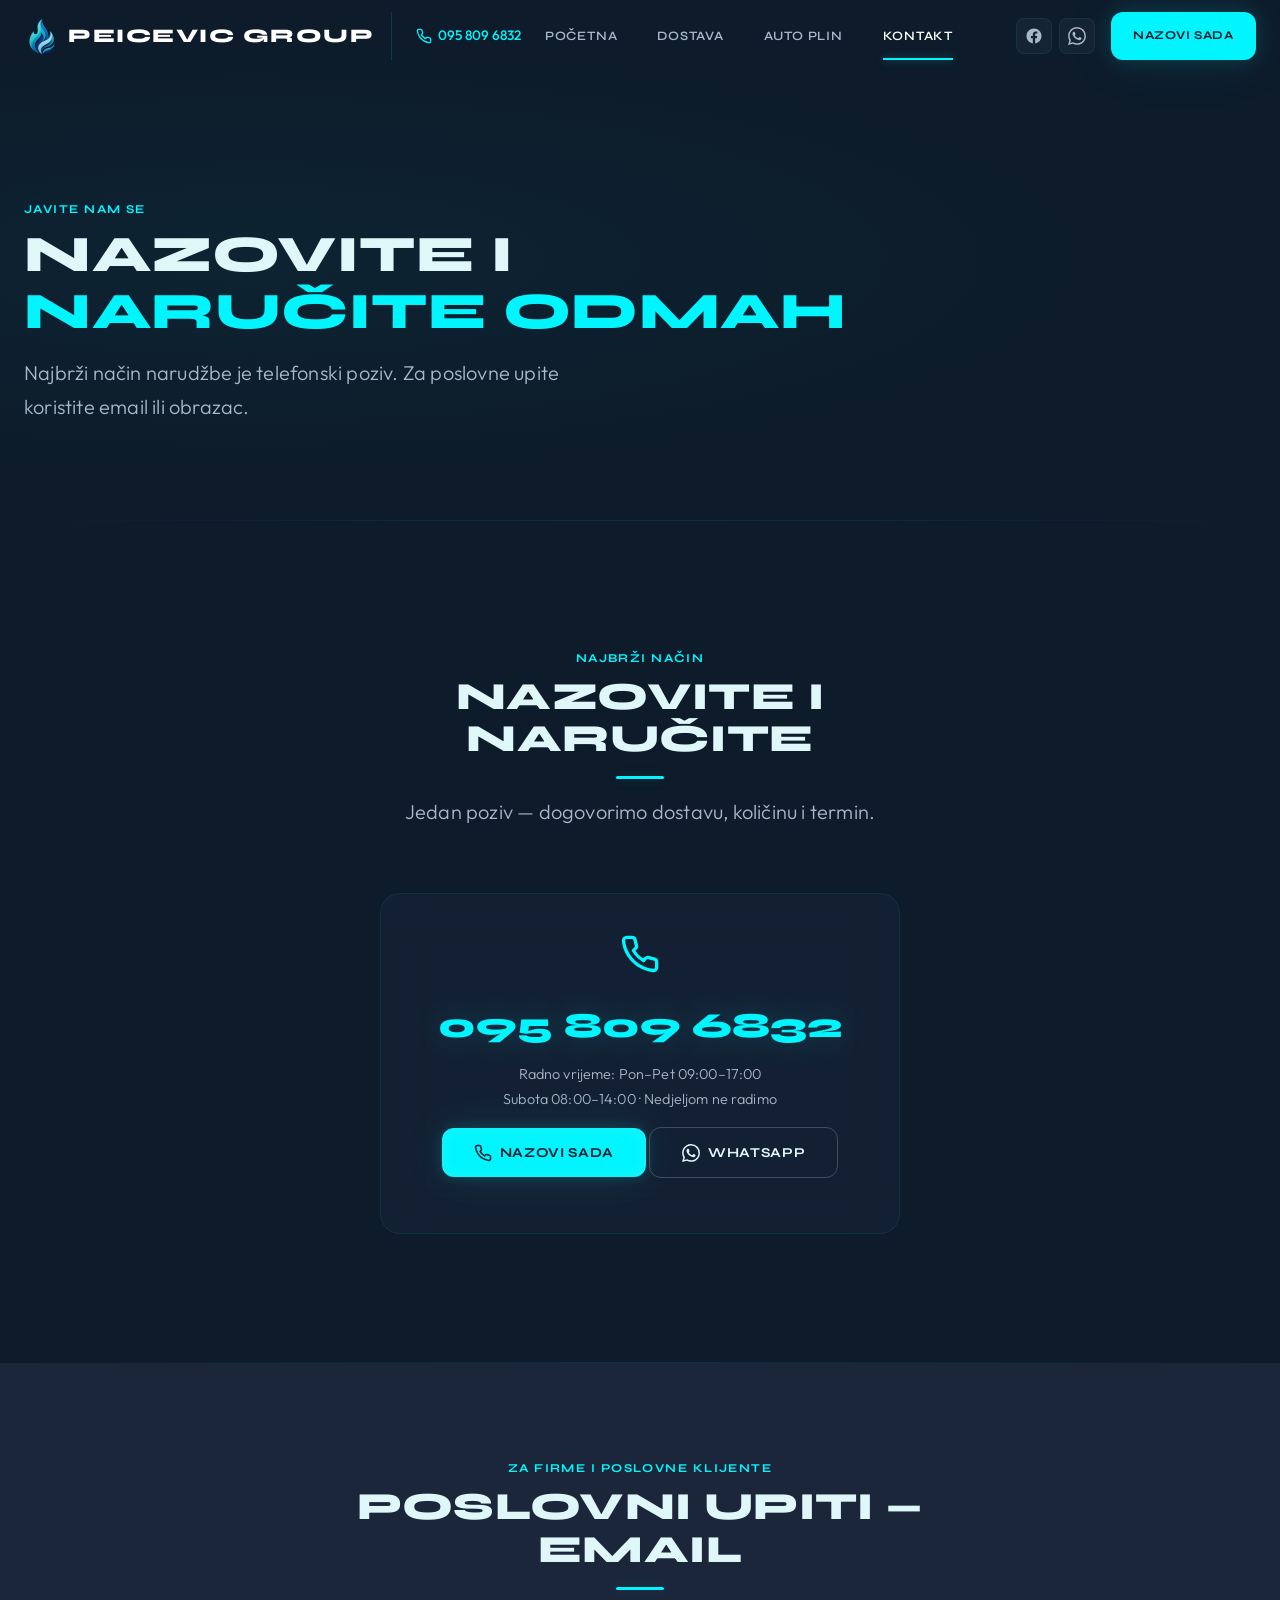
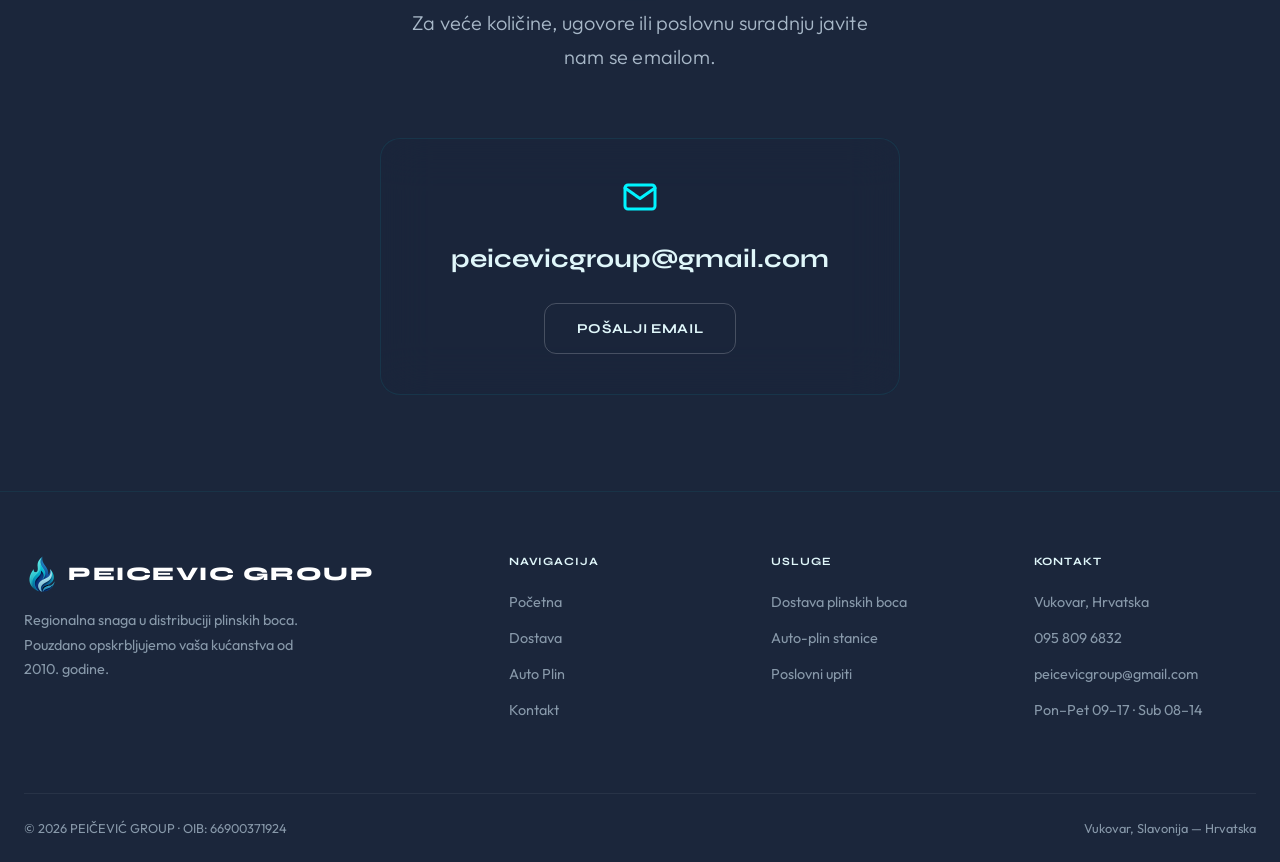
<file: kontakt.html>
<!DOCTYPE html>
<html lang="hr">
<head>
  <meta charset="UTF-8">
  <meta name="viewport" content="width=device-width, initial-scale=1.0">
  <title>Kontakt & Narudžba — Peicevic Group | Naručite LPG Plin</title>
  <meta name="description" content="Kontaktirajte Peicevic Group za narudžbu LPG plina. Brza dostava plinskih boca diljem Slavonije. Ispunite obrazac ili nas nazovite.">
  <meta name="keywords" content="narudžba plina, kontakt, Peicevic Group, dostava plina Slavonija, naruči plin">
  <meta name="robots" content="index, follow">
  <link rel="canonical" href="https://peicevicgroup.hr/kontakt.html">
  <link rel="icon" type="image/x-icon" href="/assets/favicon.ico">
  <meta property="og:image" content="https://peicevicgroup.hr/assets/og-image.jpg">
  <meta property="og:image:width" content="1200">
  <meta property="og:image:height" content="630">
  <meta name="twitter:image" content="https://peicevicgroup.hr/assets/og-image.jpg">

  <meta property="og:title" content="Kontakt & Narudžba — Peicevic Group">
  <meta property="og:description" content="Naručite LPG plin ili nas kontaktirajte za sve informacije.">
  <meta property="og:type" content="website">
  <meta property="og:url" content="https://peicevicgroup.hr/kontakt.html">
  <meta property="og:locale" content="hr_HR">
  <meta property="og:site_name" content="Peicevic Group">
  <meta name="author" content="Peicevic Group">

  <!-- Twitter Card -->
  <meta name="twitter:card" content="summary_large_image">
  <meta name="twitter:title" content="Kontakt & Narudžba — Peicevic Group">
  <meta name="twitter:description" content="Naručite LPG plin ili nas kontaktirajte. Brza dostava plinskih boca diljem Slavonije.">

  <link rel="sitemap" type="application/xml" href="/sitemap.xml">
  <link rel="preconnect" href="https://fonts.googleapis.com">
  <link rel="preconnect" href="https://fonts.gstatic.com" crossorigin>
  <link rel="stylesheet" href="https://fonts.googleapis.com/css2?family=Syne:wght@600;700;800&family=Outfit:wght@300;400;500;600&display=swap" media="print" onload="this.media='all'">
  <noscript><link rel="stylesheet" href="https://fonts.googleapis.com/css2?family=Syne:wght@600;700;800&family=Outfit:wght@300;400;500;600&display=swap"></noscript>
  <link rel="stylesheet" href="css/styles.css">

  <!-- JSON-LD Structured Data -->
  <script type="application/ld+json">
  {
    "@context": "https://schema.org",
    "@type": "LocalBusiness",
    "name": "Peičević Group",
    "url": "https://peicevicgroup.hr",
    "telephone": "+385958096832",
    "email": "peicevicgroup@gmail.com",
    "contactPoint": {
      "@type": "ContactPoint",
      "telephone": "+385958096832",
      "contactType": "customer service",
      "availableLanguage": "hr",
      "hoursAvailable": [
        {
          "@type": "OpeningHoursSpecification",
          "dayOfWeek": ["Monday", "Tuesday", "Wednesday", "Thursday", "Friday"],
          "opens": "09:00",
          "closes": "17:00"
        },
        {
          "@type": "OpeningHoursSpecification",
          "dayOfWeek": "Saturday",
          "opens": "08:00",
          "closes": "15:00"
        }
      ]
    }
  }
  </script>

  <script type="application/ld+json">
  {
    "@context": "https://schema.org",
    "@type": "BreadcrumbList",
    "itemListElement": [
      { "@type": "ListItem", "position": 1, "name": "Početna", "item": "https://peicevicgroup.hr/" },
      { "@type": "ListItem", "position": 2, "name": "Kontakt", "item": "https://peicevicgroup.hr/kontakt.html" }
    ]
  }
  </script>
</head>
<body>

  <a href="#main" class="skip-link">Preskoči na sadržaj</a>

  <!-- ===== NAVBAR ===== -->
  <nav class="nav" role="navigation" aria-label="Glavna navigacija">
    <div class="container nav__inner">
      <div class="nav__left">
        <a href="index.html" class="nav__logo" aria-label="Peicevic Group — Početna">
          <img src="assets/logo.png" alt="Peicevic Group logo" class="nav__logo-icon" width="36" height="36">
          <span>Peicevic Group</span>
        </a>
        <a href="tel:+385958096832" class="nav__phone" aria-label="Nazovite nas">
          <svg width="16" height="16" viewBox="0 0 24 24" fill="none" stroke="currentColor" stroke-width="2" stroke-linecap="round" stroke-linejoin="round" aria-hidden="true"><path d="M22 16.92v3a2 2 0 01-2.18 2 19.79 19.79 0 01-8.63-3.07 19.5 19.5 0 01-6-6 19.79 19.79 0 01-3.07-8.67A2 2 0 014.11 2h3a2 2 0 012 1.72 12.84 12.84 0 00.7 2.81 2 2 0 01-.45 2.11L8.09 9.91a16 16 0 006 6l1.27-1.27a2 2 0 012.11-.45 12.84 12.84 0 002.81.7A2 2 0 0122 16.92z"/></svg>
          <span class="nav__phone-text">095 809 6832</span>
        </a>
      </div>

      <ul class="nav__links">
        <li><a href="index.html" class="nav__link">Početna</a></li>
        <li><a href="dostava.html" class="nav__link">Dostava</a></li>
        <li><a href="stanice.html" class="nav__link">Auto Plin</a></li>
        <li><a href="kontakt.html" class="nav__link">Kontakt</a></li>
      </ul>

      <div class="nav__right">
      <div class="nav__social" aria-label="Društvene mreže">
        <a href="https://www.facebook.com/share/14Z4bkbMiuM/?mibextid=wwXIfr" target="_blank" rel="noopener noreferrer" class="nav__social-link" aria-label="Facebook">
          <svg viewBox="0 0 24 24" fill="currentColor" aria-hidden="true"><path d="M22 12c0-5.523-4.477-10-10-10S2 6.477 2 12c0 4.991 3.657 9.128 8.438 9.878v-6.987h-2.54V12h2.54V9.797c0-2.506 1.492-3.89 3.777-3.89 1.094 0 2.238.195 2.238.195v2.46h-1.26c-1.243 0-1.63.771-1.63 1.562V12h2.773l-.443 2.89h-2.33v6.988C18.343 21.128 22 16.991 22 12z"/></svg>
        </a>
        <a href="https://wa.me/385958096832" target="_blank" rel="noopener noreferrer" class="nav__social-link" aria-label="WhatsApp">
          <svg viewBox="0 0 24 24" fill="currentColor" aria-hidden="true"><path d="M17.472 14.382c-.297-.149-1.758-.867-2.03-.967-.273-.099-.471-.148-.67.15-.197.297-.767.966-.94 1.164-.173.199-.347.223-.644.075-.297-.15-1.255-.463-2.39-1.475-.883-.788-1.48-1.761-1.653-2.059-.173-.297-.018-.458.13-.606.134-.133.298-.347.446-.52.149-.174.198-.298.298-.497.099-.198.05-.371-.025-.52-.075-.149-.669-1.612-.916-2.207-.242-.579-.487-.5-.669-.51-.173-.008-.371-.01-.57-.01-.198 0-.52.074-.792.372-.272.297-1.04 1.016-1.04 2.479 0 1.462 1.065 2.875 1.213 3.074.149.198 2.096 3.2 5.077 4.487.709.306 1.262.489 1.694.625.712.227 1.36.195 1.871.118.571-.085 1.758-.719 2.006-1.413.248-.694.248-1.289.173-1.413-.074-.124-.272-.198-.57-.347m-5.421 7.403h-.004a9.87 9.87 0 01-5.031-1.378l-.361-.214-3.741.982.998-3.648-.235-.374a9.86 9.86 0 01-1.51-5.26c.001-5.45 4.436-9.884 9.888-9.884 2.64 0 5.122 1.03 6.988 2.898a9.825 9.825 0 012.893 6.994c-.003 5.45-4.437 9.884-9.885 9.884m8.413-18.297A11.815 11.815 0 0012.05 0C5.495 0 .16 5.335.157 11.892c0 2.096.547 4.142 1.588 5.945L.057 24l6.305-1.654a11.882 11.882 0 005.683 1.448h.005c6.554 0 11.89-5.335 11.893-11.893a11.821 11.821 0 00-3.48-8.413z"/></svg>
        </a>
      </div>

      <a href="tel:+385958096832" class="btn btn--primary btn--sm nav__cta">Nazovi Sada</a>

      <button class="hamburger" aria-label="Otvori izbornik" aria-expanded="false" aria-controls="mobile-menu">
        <span class="hamburger__line"></span>
        <span class="hamburger__line"></span>
        <span class="hamburger__line"></span>
      </button>
      </div>
    </div>
  </nav>

  <div class="mobile-menu" id="mobile-menu" role="dialog" aria-label="Mobilni izbornik">
    <a href="tel:+385958096832" class="mobile-menu__phone" aria-label="Nazovite nas">
      <svg width="20" height="20" viewBox="0 0 24 24" fill="none" stroke="currentColor" stroke-width="2" stroke-linecap="round" stroke-linejoin="round" aria-hidden="true"><path d="M22 16.92v3a2 2 0 01-2.18 2 19.79 19.79 0 01-8.63-3.07 19.5 19.5 0 01-6-6 19.79 19.79 0 01-3.07-8.67A2 2 0 014.11 2h3a2 2 0 012 1.72 12.84 12.84 0 00.7 2.81 2 2 0 01-.45 2.11L8.09 9.91a16 16 0 006 6l1.27-1.27a2 2 0 012.11-.45 12.84 12.84 0 002.81.7A2 2 0 0122 16.92z"/></svg>
      095 809 6832
    </a>
    <a href="index.html" class="mobile-menu__link">Početna</a>
    <a href="dostava.html" class="mobile-menu__link">Dostava</a>
    <a href="stanice.html" class="mobile-menu__link">Auto Plin</a>
    <a href="kontakt.html" class="mobile-menu__link">Kontakt</a>
    <a href="tel:+385958096832" class="btn btn--primary mt-md">Nazovi Sada</a>
    <div class="nav__social" aria-label="Društvene mreže">
      <a href="https://www.facebook.com/share/14Z4bkbMiuM/?mibextid=wwXIfr" target="_blank" rel="noopener noreferrer" class="nav__social-link" aria-label="Facebook">
        <svg viewBox="0 0 24 24" fill="currentColor" aria-hidden="true"><path d="M22 12c0-5.523-4.477-10-10-10S2 6.477 2 12c0 4.991 3.657 9.128 8.438 9.878v-6.987h-2.54V12h2.54V9.797c0-2.506 1.492-3.89 3.777-3.89 1.094 0 2.238.195 2.238.195v2.46h-1.26c-1.243 0-1.63.771-1.63 1.562V12h2.773l-.443 2.89h-2.33v6.988C18.343 21.128 22 16.991 22 12z"/></svg>
      </a>
      <a href="https://wa.me/385958096832" target="_blank" rel="noopener noreferrer" class="nav__social-link" aria-label="WhatsApp">
        <svg viewBox="0 0 24 24" fill="currentColor" aria-hidden="true"><path d="M17.472 14.382c-.297-.149-1.758-.867-2.03-.967-.273-.099-.471-.148-.67.15-.197.297-.767.966-.94 1.164-.173.199-.347.223-.644.075-.297-.15-1.255-.463-2.39-1.475-.883-.788-1.48-1.761-1.653-2.059-.173-.297-.018-.458.13-.606.134-.133.298-.347.446-.52.149-.174.198-.298.298-.497.099-.198.05-.371-.025-.52-.075-.149-.669-1.612-.916-2.207-.242-.579-.487-.5-.669-.51-.173-.008-.371-.01-.57-.01-.198 0-.52.074-.792.372-.272.297-1.04 1.016-1.04 2.479 0 1.462 1.065 2.875 1.213 3.074.149.198 2.096 3.2 5.077 4.487.709.306 1.262.489 1.694.625.712.227 1.36.195 1.871.118.571-.085 1.758-.719 2.006-1.413.248-.694.248-1.289.173-1.413-.074-.124-.272-.198-.57-.347m-5.421 7.403h-.004a9.87 9.87 0 01-5.031-1.378l-.361-.214-3.741.982.998-3.648-.235-.374a9.86 9.86 0 01-1.51-5.26c.001-5.45 4.436-9.884 9.888-9.884 2.64 0 5.122 1.03 6.988 2.898a9.825 9.825 0 012.893 6.994c-.003 5.45-4.437 9.884-9.885 9.884m8.413-18.297A11.815 11.815 0 0012.05 0C5.495 0 .16 5.335.157 11.892c0 2.096.547 4.142 1.588 5.945L.057 24l6.305-1.654a11.882 11.882 0 005.683 1.448h.005c6.554 0 11.89-5.335 11.893-11.893a11.821 11.821 0 00-3.48-8.413z"/></svg>
      </a>
    </div>
    <div style="width:100%;max-width:260px;padding:var(--space-md);background:rgba(0,245,255,0.05);border:1px solid rgba(0,245,255,0.12);border-radius:var(--radius);text-align:center;">
      <strong style="color:var(--cyan);font-family:var(--font-display);font-size:0.65rem;letter-spacing:0.1em;text-transform:uppercase;display:flex;align-items:center;justify-content:center;gap:0.4rem;margin-bottom:0.6rem;">
        <svg width="12" height="12" viewBox="0 0 24 24" fill="none" stroke="currentColor" stroke-width="2.5" stroke-linecap="round" stroke-linejoin="round" aria-hidden="true"><circle cx="12" cy="12" r="10"/><polyline points="12 6 12 12 16 14"/></svg>
        Radno Vrijeme
      </strong>
      <div style="font-size:0.85rem;line-height:1.9;color:var(--grey-light);">
        <div>Pon–Pet: <strong style="color:var(--white);">09:00–17:00</strong></div>
        <div>Subota: <strong style="color:var(--white);">08:00–15:00</strong></div>
        <div style="opacity:0.5;">Nedjelja: zatvoreno</div>
      </div>
    </div>
  </div>

  <!-- ===== MAIN ===== -->
  <main id="main">

    <!-- Page Hero -->
    <section class="page-hero" aria-label="Kontakt">
      <div class="container page-hero__content">
        <span class="label reveal">Javite nam se</span>
        <h1 class="reveal reveal--delay-1">Nazovite i<br><span class="text-cyan">Naručite Odmah</span></h1>
        <p class="subtitle reveal reveal--delay-2">Najbrži način narudžbe je telefonski poziv. Za poslovne upite koristite email ili obrazac.</p>
      </div>
    </section>

    <hr class="divider">

    <!-- PHONE — PRIMARY -->
    <section class="section section--lg" aria-label="Telefonska narudžba">
      <div class="container">
        <div class="section-header reveal">
          <span class="label">Najbrži način</span>
          <h2>Nazovite i Naručite</h2>
          <p class="subtitle">Jedan poziv — dogovorimo dostavu, količinu i termin.</p>
        </div>

        <div class="contact-phone-block glass reveal" style="max-width:520px;margin:0 auto;padding:var(--space-lg);text-align:center;">
          <div style="color:var(--cyan);margin-bottom:var(--space-sm);">
            <svg width="40" height="40" viewBox="0 0 24 24" fill="none" stroke="currentColor" stroke-width="2" stroke-linecap="round" stroke-linejoin="round"><path d="M22 16.92v3a2 2 0 01-2.18 2 19.79 19.79 0 01-8.63-3.07 19.5 19.5 0 01-6-6 19.79 19.79 0 01-3.07-8.67A2 2 0 014.11 2h3a2 2 0 012 1.72 12.84 12.84 0 00.7 2.81 2 2 0 01-.45 2.11L8.09 9.91a16 16 0 006 6l1.27-1.27a2 2 0 012.11-.45 12.84 12.84 0 002.81.7A2 2 0 0122 16.92z"/></svg>
          </div>
          <a href="tel:+385958096832" style="display:block;font-family:var(--font-display);font-size:clamp(1.5rem,4vw,2.2rem);font-weight:800;color:var(--cyan);margin-bottom:var(--space-xs);text-shadow:0 0 30px rgba(0,245,255,0.2);">095 809 6832</a>
          <p class="subtitle" style="margin-bottom:var(--space-sm);font-size:0.9rem;">Radno vrijeme: Pon–Pet 09:00–17:00<br>Subota 08:00–14:00 · Nedjeljom ne radimo</p>
          <a href="tel:+385958096832" class="btn btn--neon" style="margin-bottom:var(--space-sm);">
            <svg width="18" height="18" viewBox="0 0 24 24" fill="none" stroke="currentColor" stroke-width="2" stroke-linecap="round" stroke-linejoin="round" aria-hidden="true"><path d="M22 16.92v3a2 2 0 01-2.18 2 19.79 19.79 0 01-8.63-3.07 19.5 19.5 0 01-6-6 19.79 19.79 0 01-3.07-8.67A2 2 0 014.11 2h3a2 2 0 012 1.72 12.84 12.84 0 00.7 2.81 2 2 0 01-.45 2.11L8.09 9.91a16 16 0 006 6l1.27-1.27a2 2 0 012.11-.45 12.84 12.84 0 002.81.7A2 2 0 0122 16.92z"/></svg>
            Nazovi Sada
          </a>
          <a href="https://wa.me/385958096832" target="_blank" rel="noopener noreferrer" class="btn btn--outline" aria-label="Pošalji WhatsApp poruku">
            <svg width="18" height="18" viewBox="0 0 24 24" fill="currentColor" aria-hidden="true"><path d="M17.472 14.382c-.297-.149-1.758-.867-2.03-.967-.273-.099-.471-.148-.67.15-.197.297-.767.966-.94 1.164-.173.199-.347.223-.644.075-.297-.15-1.255-.463-2.39-1.475-.883-.788-1.48-1.761-1.653-2.059-.173-.297-.018-.458.13-.606.134-.133.298-.347.446-.52.149-.174.198-.298.298-.497.099-.198.05-.371-.025-.52-.075-.149-.669-1.612-.916-2.207-.242-.579-.487-.5-.669-.51-.173-.008-.371-.01-.57-.01-.198 0-.52.074-.792.372-.272.297-1.04 1.016-1.04 2.479 0 1.462 1.065 2.875 1.213 3.074.149.198 2.096 3.2 5.077 4.487.709.306 1.262.489 1.694.625.712.227 1.36.195 1.871.118.571-.085 1.758-.719 2.006-1.413.248-.694.248-1.289.173-1.413-.074-.124-.272-.198-.57-.347m-5.421 7.403h-.004a9.87 9.87 0 01-5.031-1.378l-.361-.214-3.741.982.998-3.648-.235-.374a9.86 9.86 0 01-1.51-5.26c.001-5.45 4.436-9.884 9.888-9.884 2.64 0 5.122 1.03 6.988 2.898a9.825 9.825 0 012.893 6.994c-.003 5.45-4.437 9.884-9.885 9.884m8.413-18.297A11.815 11.815 0 0012.05 0C5.495 0 .16 5.335.157 11.892c0 2.096.547 4.142 1.588 5.945L.057 24l6.305-1.654a11.882 11.882 0 005.683 1.448h.005c6.554 0 11.89-5.335 11.893-11.893a11.821 11.821 0 00-3.48-8.413z"/></svg>
            WhatsApp
          </a>
        </div>
      </div>
    </section>

    <hr class="divider">

    <!-- EMAIL — FOR BUSINESSES -->
    <section class="section bg-cadet" aria-label="Email za firme">
      <div class="container">
        <div class="section-header reveal">
          <span class="label">Za firme i poslovne klijente</span>
          <h2>Poslovni Upiti — Email</h2>
          <p class="subtitle">Za veće količine, ugovore ili poslovnu suradnju javite nam se emailom.</p>
        </div>

        <div class="glass reveal" style="max-width:520px;margin:0 auto;padding:var(--space-lg);text-align:center;">
          <div style="color:var(--cyan);margin-bottom:var(--space-sm);">
            <svg width="36" height="36" viewBox="0 0 24 24" fill="none" stroke="currentColor" stroke-width="2" stroke-linecap="round" stroke-linejoin="round"><path d="M4 4h16c1.1 0 2 .9 2 2v12c0 1.1-.9 2-2 2H4c-1.1 0-2-.9-2-2V6c0-1.1.9-2 2-2z"/><polyline points="22,6 12,13 2,6"/></svg>
          </div>
          <a href="mailto:peicevicgroup@gmail.com" style="display:block;font-family:var(--font-display);font-size:clamp(1.1rem,3vw,1.6rem);font-weight:700;color:var(--white);margin-bottom:var(--space-md);">peicevicgroup@gmail.com</a>
          <a href="mailto:peicevicgroup@gmail.com" class="btn btn--outline">Pošalji Email</a>
        </div>
      </div>
    </section>


  </main>

  <!-- ===== FOOTER ===== -->
  <footer class="footer" role="contentinfo">
    <div class="container">
      <div class="footer__top">
        <div>
          <a href="index.html" class="nav__logo" aria-label="Peicevic Group">
            <img src="assets/logo.png" alt="Peicevic Group logo" class="nav__logo-icon" width="36" height="36" loading="lazy">
            <span>Peicevic Group</span>
          </a>
          <p class="footer__brand-desc">Regionalna snaga u distribuciji plinskih boca. Pouzdano opskrbljujemo vaša kućanstva od 2010. godine.</p>
        </div>
        <div>
          <h3 class="footer__heading">Navigacija</h3>
          <a href="index.html" class="footer__link">Početna</a>
          <a href="dostava.html" class="footer__link">Dostava</a>
          <a href="stanice.html" class="footer__link">Auto Plin</a>
          <a href="kontakt.html" class="footer__link">Kontakt</a>
        </div>
        <div>
          <h3 class="footer__heading">Usluge</h3>
          <a href="dostava.html" class="footer__link">Dostava plinskih boca</a>
          <a href="stanice.html" class="footer__link">Auto-plin stanice</a>
          <a href="kontakt.html" class="footer__link">Poslovni upiti</a>
        </div>
        <div>
          <h3 class="footer__heading">Kontakt</h3>
          <span class="footer__link">Vukovar, Hrvatska</span>
          <a href="tel:+385958096832" class="footer__link">095 809 6832</a>
          <a href="mailto:peicevicgroup@gmail.com" class="footer__link">peicevicgroup@gmail.com</a>
          <span class="footer__link">Pon–Pet 09–17 · Sub 08–14</span>
        </div>
      </div>
      <div class="footer__bottom">
        <p class="footer__copy">&copy; 2026 PEIČEVIĆ GROUP · OIB: 66900371924</p>
        <p class="footer__copy">Vukovar, Slavonija — Hrvatska</p>
      </div>
    </div>
  </footer>

  <script src="js/main.js" defer></script>
</body>
</html>
</file>
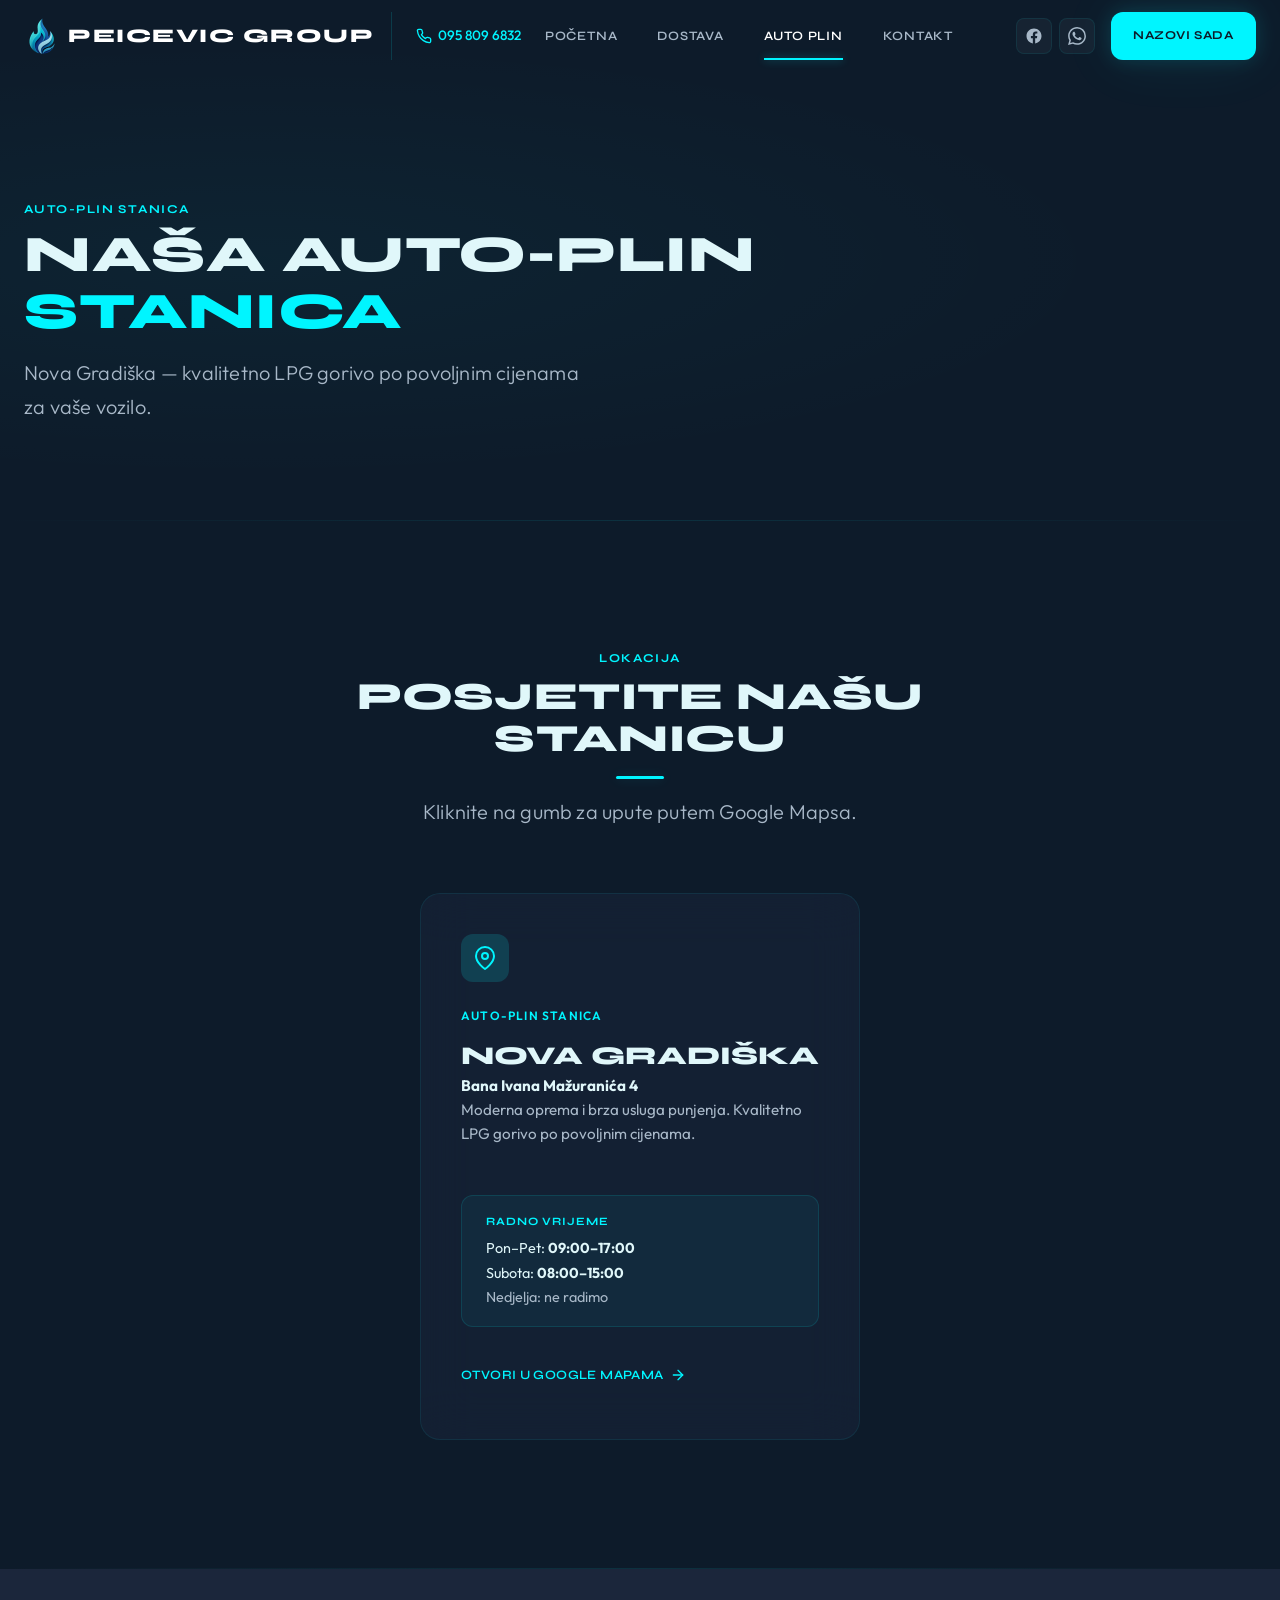
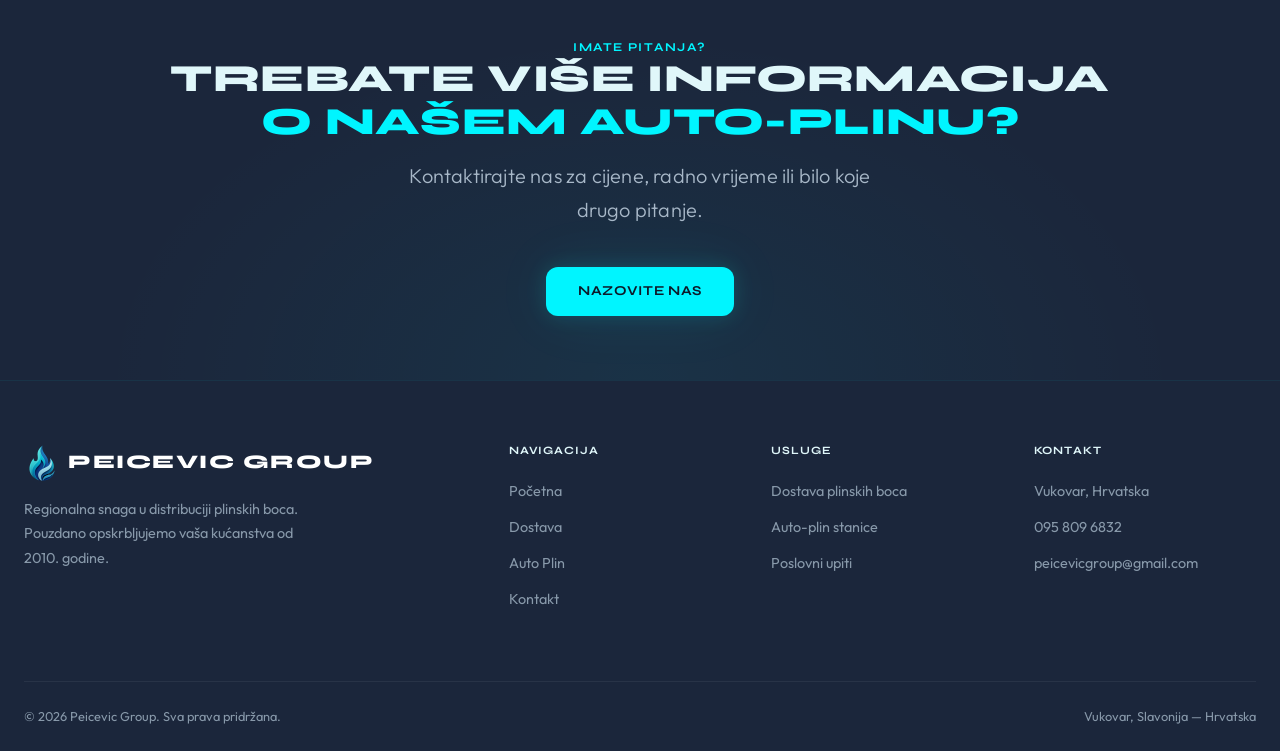
<file: stanice.html>
<!DOCTYPE html>
<html lang="hr">
<head>
  <meta charset="UTF-8">
  <meta name="viewport" content="width=device-width, initial-scale=1.0">
  <title>Auto-Plin Stanica Nova Gradiška — Peicevic Group | LPG Punjenje</title>
  <meta name="description" content="Peicevic Group auto-plin stanica u Novoj Gradišci, Bana Ivana Mažuranića 4. Kvalitetno LPG gorivo za vaše vozilo po povoljnim cijenama.">
  <meta name="keywords" content="auto-plin, LPG stanica, punjenje plina, Nova Gradiška, auto gas, Bana Ivana Mažuranića">
  <meta name="robots" content="index, follow">
  <link rel="canonical" href="https://peicevicgroup.hr/stanice.html">
  <link rel="icon" type="image/x-icon" href="/assets/favicon.ico">
  <meta property="og:image" content="https://peicevicgroup.hr/assets/og-image.jpg">
  <meta property="og:image:width" content="1200">
  <meta property="og:image:height" content="630">
  <meta name="twitter:image" content="https://peicevicgroup.hr/assets/og-image.jpg">

  <meta property="og:title" content="Auto-Plin Stanica Nova Gradiška — Peicevic Group">
  <meta property="og:description" content="LPG auto-plin stanica u Novoj Gradišci, Bana Ivana Mažuranića 4.">
  <meta property="og:type" content="website">
  <meta property="og:url" content="https://peicevicgroup.hr/stanice.html">
  <meta property="og:locale" content="hr_HR">
  <meta property="og:site_name" content="Peicevic Group">
  <meta name="author" content="Peicevic Group">

  <!-- Twitter Card -->
  <meta name="twitter:card" content="summary_large_image">
  <meta name="twitter:title" content="Auto-Plin Stanica Nova Gradiška — Peicevic Group">
  <meta name="twitter:description" content="LPG auto-plin stanica u Novoj Gradišci, Bana Ivana Mažuranića 4. Kvalitetno gorivo po povoljnim cijenama.">

  <link rel="sitemap" type="application/xml" href="/sitemap.xml">
  <link rel="preconnect" href="https://fonts.googleapis.com">
  <link rel="preconnect" href="https://fonts.gstatic.com" crossorigin>
  <link rel="stylesheet" href="https://fonts.googleapis.com/css2?family=Syne:wght@600;700;800&family=Outfit:wght@300;400;500;600&display=swap" media="print" onload="this.media='all'">
  <noscript><link rel="stylesheet" href="https://fonts.googleapis.com/css2?family=Syne:wght@600;700;800&family=Outfit:wght@300;400;500;600&display=swap"></noscript>
  <link rel="stylesheet" href="css/styles.css">

  <!-- JSON-LD Structured Data -->
  <script type="application/ld+json">
  {
    "@context": "https://schema.org",
    "@type": "GasStation",
    "name": "Peičević Group — Auto-Plin Stanica Nova Gradiška",
    "url": "https://peicevicgroup.hr/stanice.html",
    "telephone": "+385958096832",
    "address": {
      "@type": "PostalAddress",
      "streetAddress": "Bana Ivana Mažuranića 4",
      "addressLocality": "Nova Gradiška",
      "addressCountry": "HR"
    },
    "openingHoursSpecification": [
      {
        "@type": "OpeningHoursSpecification",
        "dayOfWeek": ["Monday", "Tuesday", "Wednesday", "Thursday", "Friday"],
        "opens": "09:00",
        "closes": "17:00"
      },
      {
        "@type": "OpeningHoursSpecification",
        "dayOfWeek": "Saturday",
        "opens": "08:00",
        "closes": "15:00"
      }
    ]
  }
  </script>

  <script type="application/ld+json">
  {
    "@context": "https://schema.org",
    "@type": "FAQPage",
    "mainEntity": [
      {
        "@type": "Question",
        "name": "Gdje se nalazi auto-plin stanica Peičević Group?",
        "acceptedAnswer": {
          "@type": "Answer",
          "text": "Naša auto-plin stanica nalazi se u Novoj Gradišci, na adresi Bana Ivana Mažuranića 4."
        }
      },
      {
        "@type": "Question",
        "name": "Koje je radno vrijeme auto-plin stanice?",
        "acceptedAnswer": {
          "@type": "Answer",
          "text": "Radimo ponedjeljak–petak od 09:00 do 17:00 sati i subotom od 08:00 do 15:00 sati."
        }
      },
      {
        "@type": "Question",
        "name": "Koje gorivo se nudi na stanici?",
        "acceptedAnswer": {
          "@type": "Answer",
          "text": "Nudimo kvalitetno LPG (auto-plin) gorivo po povoljnim cijenama za vaše vozilo."
        }
      }
    ]
  }
  </script>

  <script type="application/ld+json">
  {
    "@context": "https://schema.org",
    "@type": "BreadcrumbList",
    "itemListElement": [
      { "@type": "ListItem", "position": 1, "name": "Početna", "item": "https://peicevicgroup.hr/" },
      { "@type": "ListItem", "position": 2, "name": "Auto-Plin Stanica", "item": "https://peicevicgroup.hr/stanice.html" }
    ]
  }
  </script>
</head>
<body>

  <a href="#main" class="skip-link">Preskoči na sadržaj</a>

  <!-- ===== NAVBAR ===== -->
  <nav class="nav" role="navigation" aria-label="Glavna navigacija">
    <div class="container nav__inner">
      <div class="nav__left">
        <a href="index.html" class="nav__logo" aria-label="Peicevic Group — Početna">
          <img src="assets/logo.png" alt="Peicevic Group logo" class="nav__logo-icon" width="36" height="36">
          <span>Peicevic Group</span>
        </a>
        <a href="tel:+385958096832" class="nav__phone" aria-label="Nazovite nas">
          <svg width="16" height="16" viewBox="0 0 24 24" fill="none" stroke="currentColor" stroke-width="2" stroke-linecap="round" stroke-linejoin="round" aria-hidden="true"><path d="M22 16.92v3a2 2 0 01-2.18 2 19.79 19.79 0 01-8.63-3.07 19.5 19.5 0 01-6-6 19.79 19.79 0 01-3.07-8.67A2 2 0 014.11 2h3a2 2 0 012 1.72 12.84 12.84 0 00.7 2.81 2 2 0 01-.45 2.11L8.09 9.91a16 16 0 006 6l1.27-1.27a2 2 0 012.11-.45 12.84 12.84 0 002.81.7A2 2 0 0122 16.92z"/></svg>
          <span class="nav__phone-text">095 809 6832</span>
        </a>
      </div>

      <ul class="nav__links">
        <li><a href="index.html" class="nav__link">Početna</a></li>
        <li><a href="dostava.html" class="nav__link">Dostava</a></li>
        <li><a href="stanice.html" class="nav__link">Auto Plin</a></li>
        <li><a href="kontakt.html" class="nav__link">Kontakt</a></li>
      </ul>

      <div class="nav__right">
      <div class="nav__social" aria-label="Društvene mreže">
        <a href="https://www.facebook.com/share/14Z4bkbMiuM/?mibextid=wwXIfr" target="_blank" rel="noopener noreferrer" class="nav__social-link" aria-label="Facebook">
          <svg viewBox="0 0 24 24" fill="currentColor" aria-hidden="true"><path d="M22 12c0-5.523-4.477-10-10-10S2 6.477 2 12c0 4.991 3.657 9.128 8.438 9.878v-6.987h-2.54V12h2.54V9.797c0-2.506 1.492-3.89 3.777-3.89 1.094 0 2.238.195 2.238.195v2.46h-1.26c-1.243 0-1.63.771-1.63 1.562V12h2.773l-.443 2.89h-2.33v6.988C18.343 21.128 22 16.991 22 12z"/></svg>
        </a>
        <a href="https://wa.me/385958096832" target="_blank" rel="noopener noreferrer" class="nav__social-link" aria-label="WhatsApp">
          <svg viewBox="0 0 24 24" fill="currentColor" aria-hidden="true"><path d="M17.472 14.382c-.297-.149-1.758-.867-2.03-.967-.273-.099-.471-.148-.67.15-.197.297-.767.966-.94 1.164-.173.199-.347.223-.644.075-.297-.15-1.255-.463-2.39-1.475-.883-.788-1.48-1.761-1.653-2.059-.173-.297-.018-.458.13-.606.134-.133.298-.347.446-.52.149-.174.198-.298.298-.497.099-.198.05-.371-.025-.52-.075-.149-.669-1.612-.916-2.207-.242-.579-.487-.5-.669-.51-.173-.008-.371-.01-.57-.01-.198 0-.52.074-.792.372-.272.297-1.04 1.016-1.04 2.479 0 1.462 1.065 2.875 1.213 3.074.149.198 2.096 3.2 5.077 4.487.709.306 1.262.489 1.694.625.712.227 1.36.195 1.871.118.571-.085 1.758-.719 2.006-1.413.248-.694.248-1.289.173-1.413-.074-.124-.272-.198-.57-.347m-5.421 7.403h-.004a9.87 9.87 0 01-5.031-1.378l-.361-.214-3.741.982.998-3.648-.235-.374a9.86 9.86 0 01-1.51-5.26c.001-5.45 4.436-9.884 9.888-9.884 2.64 0 5.122 1.03 6.988 2.898a9.825 9.825 0 012.893 6.994c-.003 5.45-4.437 9.884-9.885 9.884m8.413-18.297A11.815 11.815 0 0012.05 0C5.495 0 .16 5.335.157 11.892c0 2.096.547 4.142 1.588 5.945L.057 24l6.305-1.654a11.882 11.882 0 005.683 1.448h.005c6.554 0 11.89-5.335 11.893-11.893a11.821 11.821 0 00-3.48-8.413z"/></svg>
        </a>
      </div>

      <a href="tel:+385958096832" class="btn btn--primary btn--sm nav__cta">Nazovi Sada</a>

      <button class="hamburger" aria-label="Otvori izbornik" aria-expanded="false" aria-controls="mobile-menu">
        <span class="hamburger__line"></span>
        <span class="hamburger__line"></span>
        <span class="hamburger__line"></span>
      </button>
      </div>
    </div>
  </nav>

  <div class="mobile-menu" id="mobile-menu" role="dialog" aria-label="Mobilni izbornik">
    <a href="tel:+385958096832" class="mobile-menu__phone" aria-label="Nazovite nas">
      <svg width="20" height="20" viewBox="0 0 24 24" fill="none" stroke="currentColor" stroke-width="2" stroke-linecap="round" stroke-linejoin="round" aria-hidden="true"><path d="M22 16.92v3a2 2 0 01-2.18 2 19.79 19.79 0 01-8.63-3.07 19.5 19.5 0 01-6-6 19.79 19.79 0 01-3.07-8.67A2 2 0 014.11 2h3a2 2 0 012 1.72 12.84 12.84 0 00.7 2.81 2 2 0 01-.45 2.11L8.09 9.91a16 16 0 006 6l1.27-1.27a2 2 0 012.11-.45 12.84 12.84 0 002.81.7A2 2 0 0122 16.92z"/></svg>
      095 809 6832
    </a>
    <a href="index.html" class="mobile-menu__link">Početna</a>
    <a href="dostava.html" class="mobile-menu__link">Dostava</a>
    <a href="stanice.html" class="mobile-menu__link">Auto Plin</a>
    <a href="kontakt.html" class="mobile-menu__link">Kontakt</a>
    <a href="tel:+385958096832" class="btn btn--primary mt-md">Nazovi i Naruči</a>
    <div class="nav__social" aria-label="Društvene mreže">
      <a href="https://www.facebook.com/share/14Z4bkbMiuM/?mibextid=wwXIfr" target="_blank" rel="noopener noreferrer" class="nav__social-link" aria-label="Facebook">
        <svg viewBox="0 0 24 24" fill="currentColor" aria-hidden="true"><path d="M22 12c0-5.523-4.477-10-10-10S2 6.477 2 12c0 4.991 3.657 9.128 8.438 9.878v-6.987h-2.54V12h2.54V9.797c0-2.506 1.492-3.89 3.777-3.89 1.094 0 2.238.195 2.238.195v2.46h-1.26c-1.243 0-1.63.771-1.63 1.562V12h2.773l-.443 2.89h-2.33v6.988C18.343 21.128 22 16.991 22 12z"/></svg>
      </a>
      <a href="https://wa.me/385958096832" target="_blank" rel="noopener noreferrer" class="nav__social-link" aria-label="WhatsApp">
        <svg viewBox="0 0 24 24" fill="currentColor" aria-hidden="true"><path d="M17.472 14.382c-.297-.149-1.758-.867-2.03-.967-.273-.099-.471-.148-.67.15-.197.297-.767.966-.94 1.164-.173.199-.347.223-.644.075-.297-.15-1.255-.463-2.39-1.475-.883-.788-1.48-1.761-1.653-2.059-.173-.297-.018-.458.13-.606.134-.133.298-.347.446-.52.149-.174.198-.298.298-.497.099-.198.05-.371-.025-.52-.075-.149-.669-1.612-.916-2.207-.242-.579-.487-.5-.669-.51-.173-.008-.371-.01-.57-.01-.198 0-.52.074-.792.372-.272.297-1.04 1.016-1.04 2.479 0 1.462 1.065 2.875 1.213 3.074.149.198 2.096 3.2 5.077 4.487.709.306 1.262.489 1.694.625.712.227 1.36.195 1.871.118.571-.085 1.758-.719 2.006-1.413.248-.694.248-1.289.173-1.413-.074-.124-.272-.198-.57-.347m-5.421 7.403h-.004a9.87 9.87 0 01-5.031-1.378l-.361-.214-3.741.982.998-3.648-.235-.374a9.86 9.86 0 01-1.51-5.26c.001-5.45 4.436-9.884 9.888-9.884 2.64 0 5.122 1.03 6.988 2.898a9.825 9.825 0 012.893 6.994c-.003 5.45-4.437 9.884-9.885 9.884m8.413-18.297A11.815 11.815 0 0012.05 0C5.495 0 .16 5.335.157 11.892c0 2.096.547 4.142 1.588 5.945L.057 24l6.305-1.654a11.882 11.882 0 005.683 1.448h.005c6.554 0 11.89-5.335 11.893-11.893a11.821 11.821 0 00-3.48-8.413z"/></svg>
      </a>
    </div>
    <div style="width:100%;max-width:260px;padding:var(--space-md);background:rgba(0,245,255,0.05);border:1px solid rgba(0,245,255,0.12);border-radius:var(--radius);text-align:center;">
      <strong style="color:var(--cyan);font-family:var(--font-display);font-size:0.65rem;letter-spacing:0.1em;text-transform:uppercase;display:flex;align-items:center;justify-content:center;gap:0.4rem;margin-bottom:0.6rem;">
        <svg width="12" height="12" viewBox="0 0 24 24" fill="none" stroke="currentColor" stroke-width="2.5" stroke-linecap="round" stroke-linejoin="round" aria-hidden="true"><circle cx="12" cy="12" r="10"/><polyline points="12 6 12 12 16 14"/></svg>
        Radno Vrijeme
      </strong>
      <div style="font-size:0.85rem;line-height:1.9;color:var(--grey-light);">
        <div>Pon–Pet: <strong style="color:var(--white);">09:00–17:00</strong></div>
        <div>Subota: <strong style="color:var(--white);">08:00–15:00</strong></div>
        <div style="opacity:0.5;">Nedjelja: zatvoreno</div>
      </div>
    </div>
  </div>

  <!-- ===== MAIN ===== -->
  <main id="main">

    <!-- Page Hero -->
    <section class="page-hero" aria-label="Auto-plin stanice">
      <div class="container page-hero__content">
        <span class="label reveal">Auto-Plin Stanica</span>
        <h1 class="reveal reveal--delay-1">Naša Auto-Plin<br><span class="text-cyan">Stanica</span></h1>
        <p class="subtitle reveal reveal--delay-2">Nova Gradiška — kvalitetno LPG gorivo po povoljnim cijenama za vaše vozilo.</p>
      </div>
    </section>

    <hr class="divider">

    <!-- Station Cards -->
    <section class="section section--lg" aria-label="Popis stanica">
      <div class="container">
        <div class="section-header reveal">
          <span class="label">Lokacija</span>
          <h2>Posjetite Našu Stanicu</h2>
          <p class="subtitle">Kliknite na gumb za upute putem Google Mapsa.</p>
        </div>

        <div style="max-width:440px;margin:0 auto;">

          <!-- Nova Gradiška -->
          <article class="station-card glass reveal">
            <div class="station-card__icon" aria-hidden="true">
              <svg width="24" height="24" viewBox="0 0 24 24" fill="none" stroke="currentColor" stroke-width="2" stroke-linecap="round" stroke-linejoin="round"><path d="M21 10c0 7-9 13-9 13s-9-6-9-13a9 9 0 0118 0z"/><circle cx="12" cy="10" r="3"/></svg>
            </div>
            <span class="station-card__type">Auto-plin stanica</span>
            <h3 class="station-card__city">Nova Gradiška</h3>
            <p class="station-card__desc"><strong style="color:var(--white);">Bana Ivana Mažuranića 4</strong><br>Moderna oprema i brza usluga punjenja. Kvalitetno LPG gorivo po povoljnim cijenama.</p>
            <div style="margin:var(--space-md) 0;padding:var(--space-sm) var(--space-md);background:rgba(0,245,255,0.05);border:1px solid rgba(0,245,255,0.12);border-radius:var(--radius);font-size:0.9rem;line-height:1.7;">
              <strong style="color:var(--cyan);font-family:var(--font-display);font-size:0.7rem;letter-spacing:0.08em;text-transform:uppercase;display:block;margin-bottom:0.35rem;">Radno vrijeme</strong>
              <div style="color:var(--white);">Pon–Pet: <strong>09:00–17:00</strong></div>
              <div style="color:var(--white);">Subota: <strong>08:00–15:00</strong></div>
              <div style="color:var(--grey-light);">Nedjelja: ne radimo</div>
            </div>
            <a href="https://www.google.com/maps/search/?api=1&query=Bana+Ivana+Mažuranića+4+Nova+Gradiška" class="station-card__link" target="_blank" rel="noopener noreferrer" aria-label="Otvori lokaciju Nova Gradiška u Google Mapama">
              Otvori u Google Mapama
              <svg width="16" height="16" viewBox="0 0 24 24" fill="none" stroke="currentColor" stroke-width="2" stroke-linecap="round" stroke-linejoin="round" aria-hidden="true"><line x1="5" y1="12" x2="19" y2="12"/><polyline points="12 5 19 12 12 19"/></svg>
            </a>
          </article>

        </div>
      </div>
    </section>

    <hr class="divider">

    <!-- CTA -->
    <section class="section cta-banner bg-cadet" aria-label="Poziv na akciju">
      <div class="cta-banner__content reveal">
        <span class="label">Imate pitanja?</span>
        <h2>Trebate Više Informacija<br><span class="text-cyan">O Našem Auto-Plinu?</span></h2>
        <p class="subtitle">Kontaktirajte nas za cijene, radno vrijeme ili bilo koje drugo pitanje.</p>
        <a href="tel:+385958096832" class="btn btn--primary">Nazovite Nas</a>
      </div>
    </section>

  </main>

  <!-- ===== FOOTER ===== -->
  <footer class="footer" role="contentinfo">
    <div class="container">
      <div class="footer__top">
        <div>
          <a href="index.html" class="nav__logo" aria-label="Peicevic Group">
            <img src="assets/logo.png" alt="Peicevic Group logo" class="nav__logo-icon" width="36" height="36" loading="lazy">
            <span>Peicevic Group</span>
          </a>
          <p class="footer__brand-desc">Regionalna snaga u distribuciji plinskih boca. Pouzdano opskrbljujemo vaša kućanstva od 2010. godine.</p>
        </div>
        <div>
          <h3 class="footer__heading">Navigacija</h3>
          <a href="index.html" class="footer__link">Početna</a>
          <a href="dostava.html" class="footer__link">Dostava</a>
          <a href="stanice.html" class="footer__link">Auto Plin</a>
          <a href="kontakt.html" class="footer__link">Kontakt</a>
        </div>
        <div>
          <h3 class="footer__heading">Usluge</h3>
          <a href="dostava.html" class="footer__link">Dostava plinskih boca</a>
          <a href="stanice.html" class="footer__link">Auto-plin stanice</a>
          <a href="kontakt.html" class="footer__link">Poslovni upiti</a>
        </div>
        <div>
          <h3 class="footer__heading">Kontakt</h3>
          <span class="footer__link">Vukovar, Hrvatska</span>
          <a href="tel:+385958096832" class="footer__link">095 809 6832</a>
          <a href="mailto:peicevicgroup@gmail.com" class="footer__link">peicevicgroup@gmail.com</a>
        </div>
      </div>
      <div class="footer__bottom">
        <p class="footer__copy">&copy; 2026 Peicevic Group. Sva prava pridržana.</p>
        <p class="footer__copy">Vukovar, Slavonija — Hrvatska</p>
      </div>
    </div>
  </footer>

  <script src="js/main.js" defer></script>
</body>
</html>
</file>
<file: css/styles.css>
/* ============================================================
   PEICEVIC GROUP — Design System
   Premium Industrial Aesthetic · Electric Cyan on Deep Obsidian
   ============================================================ */

/* --- FONTS --- */
/* Fonts loaded via <link> in HTML head for better performance */

/* Fallback fonts with adjusted metrics — eliminates CLS on font-swap */
@font-face {
  font-family: "Syne-fallback";
  src: local("Arial Bold"), local("Arial");
  size-adjust: 101%;
  ascent-override: 88%;
  descent-override: 22%;
  line-gap-override: 0%;
}
@font-face {
  font-family: "Outfit-fallback";
  src: local("Arial"), local("Helvetica Neue");
  size-adjust: 99%;
  ascent-override: 90%;
  descent-override: 22%;
  line-gap-override: 0%;
}

/* --- CUSTOM PROPERTIES --- */
:root {
  /* Colors */
  --obsidian: #0D1B2A;
  --cadet: #1B263B;
  --cadet-light: #243447;
  --cyan: #00F5FF;
  --cyan-dim: rgba(0, 245, 255, 0.15);
  --cyan-glow: rgba(0, 245, 255, 0.4);
  --cyan-intense: rgba(0, 245, 255, 0.7);
  --white: #E0F7FA;
  --white-pure: #FFFFFF;
  --grey: #8899AA;
  --grey-light: #A8B8C8;

  /* Typography */
  --font-display: 'Syne', 'Syne-fallback', sans-serif;
  --font-body: 'Outfit', 'Outfit-fallback', sans-serif;

  /* Spacing */
  --space-xs: 0.5rem;
  --space-sm: 1rem;
  --space-md: 1.5rem;
  --space-lg: 2.5rem;
  --space-xl: 4rem;
  --space-2xl: 6rem;
  --space-3xl: 8rem;

  /* Sizing */
  --container: 1340px;
  --nav-height: 72px;
  --tap-target: 48px;

  /* Effects */
  --glass-bg: rgba(27, 38, 59, 0.55);
  --glass-border: rgba(0, 245, 255, 0.08);
  --glass-blur: 24px;
  --radius: 12px;
  --radius-lg: 20px;
  --transition: 0.3s cubic-bezier(0.4, 0, 0.2, 1);
  --transition-slow: 0.6s cubic-bezier(0.4, 0, 0.2, 1);
}

/* --- RESET & BASE --- */
*,
*::before,
*::after {
  margin: 0;
  padding: 0;
  box-sizing: border-box;
}

html {
  scroll-behavior: smooth;
  scroll-padding-top: var(--nav-height);
  -webkit-text-size-adjust: 100%;
  overflow-x: hidden;
}

body {
  font-family: var(--font-body);
  font-weight: 400;
  color: var(--white);
  background-color: var(--obsidian);
  line-height: 1.6;
  overflow-x: hidden;
  width: 100%;
  -webkit-font-smoothing: antialiased;
  -moz-osx-font-smoothing: grayscale;
  overflow-wrap: break-word;
  word-wrap: break-word;
}

img {
  max-width: 100%;
  height: auto;
  display: block;
}

a {
  color: inherit;
  text-decoration: none;
  transition: color var(--transition);
}

ul, ol {
  list-style: none;
}

button, input, select, textarea {
  font-family: inherit;
  font-size: inherit;
  color: inherit;
  border: none;
  outline: none;
  background: none;
}

/* --- ACCESSIBILITY --- */
.skip-link {
  position: absolute;
  top: -100%;
  left: var(--space-sm);
  background: var(--cyan);
  color: var(--obsidian);
  padding: var(--space-xs) var(--space-sm);
  border-radius: var(--radius);
  font-weight: 700;
  z-index: 10000;
  transition: top var(--transition);
}

.skip-link:focus {
  top: var(--space-sm);
}

/* Screen reader only */
.sr-only {
  position: absolute;
  width: 1px;
  height: 1px;
  padding: 0;
  margin: -1px;
  overflow: hidden;
  clip: rect(0, 0, 0, 0);
  white-space: nowrap;
  border-width: 0;
}

/* Focus visible */
:focus-visible {
  outline: 2px solid var(--cyan);
  outline-offset: 3px;
}

/* --- TYPOGRAPHY --- */
h1, h2, h3, h4, h5, h6 {
  font-family: var(--font-display);
  font-weight: 800;
  line-height: 1.1;
  letter-spacing: 0;
  text-transform: uppercase;
}

h1 {
  font-size: clamp(1.8rem, 4vw, 3.2rem);
  letter-spacing: 0.01em;
}

h2 {
  font-size: clamp(1.5rem, 3vw, 2.4rem);
  letter-spacing: 0.01em;
}

h3 {
  font-size: clamp(1.2rem, 2.5vw, 1.6rem);
}

.subtitle {
  font-family: var(--font-body);
  font-weight: 300;
  font-size: clamp(1rem, 2vw, 1.25rem);
  color: var(--grey-light);
  line-height: 1.7;
  letter-spacing: 0.01em;
}

.label {
  font-family: var(--font-display);
  font-size: 0.75rem;
  font-weight: 700;
  letter-spacing: 0.12em;
  text-transform: uppercase;
  color: var(--cyan);
}

/* --- LAYOUT --- */
.container {
  width: 100%;
  max-width: var(--container);
  margin: 0 auto;
  padding: 0 var(--space-md);
}

.section {
  padding: clamp(3rem, 8vw, 6rem) 0;
  position: relative;
}

.section--lg {
  padding: clamp(4rem, 10.667vw, 8rem) 0;
}

/* --- GRID --- */
.grid {
  display: grid;
  gap: var(--space-md);
}

.grid--2 { grid-template-columns: 1fr; }
.grid--3 { grid-template-columns: 1fr; }
.grid--4 { grid-template-columns: 1fr; }

@media (min-width: 640px) {
  .grid--2 { grid-template-columns: repeat(2, 1fr); }
  .grid--3 { grid-template-columns: repeat(2, 1fr); }
  .grid--4 { grid-template-columns: repeat(2, 1fr); }
}

@media (min-width: 1024px) {
  .grid--3 { grid-template-columns: repeat(3, 1fr); }
  .grid--4 { grid-template-columns: repeat(4, 1fr); }
}

/* --- NAVBAR --- */
.nav {
  position: fixed;
  top: 0;
  left: 0;
  width: 100%;
  height: var(--nav-height);
  z-index: 1000;
  transition: background var(--transition), box-shadow var(--transition);
}

.nav--scrolled {
  background: rgba(13, 27, 42, 0.92);
  backdrop-filter: blur(var(--glass-blur));
  -webkit-backdrop-filter: blur(var(--glass-blur));
  box-shadow: 0 1px 0 var(--glass-border);
}

.nav__inner {
  display: flex;
  align-items: center;
  justify-content: space-between;
  gap: var(--space-md);
  height: 100%;
  flex-wrap: nowrap;
}

.nav__left {
  display: flex;
  align-items: center;
  gap: var(--space-sm);
  z-index: 1001;
  flex-shrink: 0;
  min-width: 0;
}

/* Mobile: allow left side to shrink so hamburger stays in viewport */
@media (max-width: 1023px) {
  .nav__left {
    flex-shrink: 1;
    overflow: hidden;
  }
}

.nav__logo {
  font-family: var(--font-display);
  font-weight: 800;
  font-size: 1.2rem;
  letter-spacing: 0.08em;
  text-transform: uppercase;
  color: var(--white-pure);
  display: flex;
  align-items: center;
  gap: var(--space-xs);
  white-space: nowrap;
  flex-shrink: 1;
  min-width: 0;
}

.nav__logo span {
  white-space: nowrap;
  overflow: hidden;
  text-overflow: ellipsis;
  min-width: 0;
}

/* Phone: shrink brand so full "PEICEVIC GROUP" fits next to hamburger */
@media (max-width: 767px) {
  .nav__inner {
    gap: var(--space-xs);
  }
  .nav__left {
    gap: var(--space-xs);
  }
  .nav__logo {
    font-size: 0.95rem;
    letter-spacing: 0.02em;
  }
  .nav__logo-icon {
    width: 28px;
    height: 28px;
  }
}

.nav__phone {
  display: none;
  align-items: center;
  gap: 0.4rem;
  color: var(--cyan);
  font-family: var(--font-body);
  font-size: 0.85rem;
  font-weight: 500;
  min-height: var(--tap-target);
  padding-left: var(--space-md);
  border-left: 1px solid rgba(0, 245, 255, 0.15);
  transition: color var(--transition);
  white-space: nowrap;
  flex-shrink: 0;
}

.nav__phone:hover {
  color: var(--white-pure);
}

.nav__phone-text {
  display: none;
}

/* Mobile: show icon only */
@media (min-width: 480px) {
  .nav__phone {
    display: flex;
  }
}

/* Desktop: show full number */
@media (min-width: 1024px) {
  .nav__phone-text {
    display: inline;
  }
}

.nav__logo-icon {
  width: 36px;
  height: 36px;
  flex-shrink: 0;
  object-fit: contain;
}

.nav__links {
  display: none;
  align-items: center;
  gap: var(--space-lg);
}

.nav__link {
  font-family: var(--font-display);
  font-size: 0.8rem;
  font-weight: 600;
  letter-spacing: 0.06em;
  text-transform: uppercase;
  color: var(--grey-light);
  transition: color var(--transition);
  min-height: var(--tap-target);
  display: flex;
  align-items: center;
  position: relative;
  white-space: nowrap;
}

.nav__link::after {
  content: '';
  position: absolute;
  bottom: 0;
  left: 0;
  width: 0;
  height: 2px;
  background: var(--cyan);
  transition: width var(--transition);
  box-shadow: 0 0 8px var(--cyan-glow);
}

.nav__link:hover,
.nav__link--active {
  color: var(--white-pure);
}

.nav__link:hover::after,
.nav__link--active::after {
  width: 100%;
}

.nav__cta {
  display: none !important;
}

@media (min-width: 1024px) {
  .nav__links {
    display: flex;
  }
  .nav__cta {
    display: flex !important;
  }
}

/* --- NAV RIGHT GROUP --- */
.nav__right {
  display: flex;
  align-items: center;
  gap: var(--space-sm);
  z-index: 1001;
  flex-shrink: 0;
  margin-left: auto;
}

.nav__links {
  flex-shrink: 1;
}

/* --- NAV SOCIAL ICONS --- */
.nav__social {
  display: none;
  align-items: center;
  gap: 0.4rem;
}

@media (min-width: 1024px) {
  .nav__social {
    display: flex;
  }
}

/* Always show social icons inside mobile menu */
.mobile-menu .nav__social {
  display: flex;
  gap: var(--space-md);
}

.nav__social-link {
  display: inline-flex;
  align-items: center;
  justify-content: center;
  width: 36px;
  height: 36px;
  border-radius: 8px;
  background: rgba(255, 255, 255, 0.04);
  border: 1px solid var(--glass-border);
  color: var(--grey-light);
  transition: color var(--transition), border-color var(--transition), box-shadow var(--transition), transform var(--transition);
  flex-shrink: 0;
}

.nav__social-link:hover,
.nav__social-link:focus-visible {
  color: var(--cyan);
  border-color: rgba(0, 245, 255, 0.4);
  box-shadow: 0 0 16px rgba(0, 245, 255, 0.2);
  transform: translateY(-1px);
}

.nav__social-link svg {
  width: 18px;
  height: 18px;
  display: block;
}

/* --- HAMBURGER --- */
.hamburger {
  display: flex;
  flex-direction: column;
  justify-content: center;
  gap: 5px;
  width: var(--tap-target);
  height: var(--tap-target);
  cursor: pointer;
  z-index: 1001;
  background: none;
  border: none;
  padding: 10px;
  flex-shrink: 0;
}

@media (max-width: 1023px) {
  .hamburger {
    display: flex !important;
  }
}

.hamburger__line {
  display: block;
  width: 24px;
  height: 2px;
  background: var(--white-pure);
  border-radius: 2px;
  transition: transform var(--transition), opacity var(--transition);
}

.hamburger--active .hamburger__line:nth-child(1) {
  transform: translateY(7px) rotate(45deg);
}

.hamburger--active .hamburger__line:nth-child(2) {
  opacity: 0;
}

.hamburger--active .hamburger__line:nth-child(3) {
  transform: translateY(-7px) rotate(-45deg);
}

@media (min-width: 1024px) {
  .hamburger {
    display: none;
  }
}

/* --- MOBILE MENU --- */
.mobile-menu {
  position: fixed;
  inset: 0;
  z-index: 999;
  background: rgba(13, 27, 42, 0.97);
  backdrop-filter: blur(20px);
  -webkit-backdrop-filter: blur(20px);
  display: flex;
  flex-direction: column;
  align-items: center;
  justify-content: flex-start;
  gap: var(--space-lg);
  padding: calc(var(--nav-height) + var(--space-lg)) var(--space-md) var(--space-xl);
  overflow-y: auto;
  -webkit-overflow-scrolling: touch;
  opacity: 0;
  visibility: hidden;
  transition: opacity var(--transition), visibility var(--transition);
}

/* Tighter layout on short screens */
@media (max-height: 680px) {
  .mobile-menu {
    gap: var(--space-md);
    padding-top: calc(var(--nav-height) + var(--space-sm));
  }
  .mobile-menu__link {
    font-size: 1.25rem;
    min-height: 40px;
  }
}

.mobile-menu--open {
  opacity: 1;
  visibility: visible;
}

.mobile-menu__link {
  font-family: var(--font-display);
  font-size: 1.5rem;
  font-weight: 700;
  letter-spacing: 0.04em;
  text-transform: uppercase;
  color: var(--white);
  min-height: var(--tap-target);
  display: flex;
  align-items: center;
  transition: color var(--transition);
}

.mobile-menu__phone {
  display: flex;
  align-items: center;
  gap: 0.6rem;
  padding: 0.8rem 1.5rem;
  background: var(--cyan-dim);
  border: 1px solid rgba(0, 245, 255, 0.2);
  border-radius: var(--radius);
  color: var(--cyan);
  font-family: var(--font-body);
  font-size: 1.1rem;
  font-weight: 600;
  min-height: var(--tap-target);
  margin-bottom: var(--space-sm);
  transition: all var(--transition);
  box-shadow: 0 0 20px var(--cyan-dim);
}

.mobile-menu__phone:hover {
  background: rgba(0, 245, 255, 0.2);
  box-shadow: 0 0 30px var(--cyan-glow);
}

.mobile-menu__link:hover {
  color: var(--cyan);
}

/* --- BUTTONS --- */
.btn {
  display: inline-flex;
  align-items: center;
  justify-content: center;
  gap: var(--space-xs);
  min-height: var(--tap-target);
  padding: 0.85rem 2rem;
  font-family: var(--font-display);
  font-size: 0.85rem;
  font-weight: 700;
  letter-spacing: 0.05em;
  text-transform: uppercase;
  border-radius: var(--radius);
  cursor: pointer;
  transition: all var(--transition);
  white-space: nowrap;
  position: relative;
  overflow: hidden;
}

.btn--primary {
  background: var(--cyan);
  color: var(--obsidian);
  box-shadow: 0 0 20px var(--cyan-dim), 0 0 60px rgba(0, 245, 255, 0.08);
}

.btn--primary:hover {
  box-shadow: 0 0 30px var(--cyan-glow), 0 0 80px rgba(0, 245, 255, 0.2);
  transform: translateY(-2px);
}

.btn--primary:active {
  transform: translateY(0);
}

/* Neon sweep on hover */
.btn--primary::before {
  content: '';
  position: absolute;
  top: 0;
  left: -100%;
  width: 100%;
  height: 100%;
  background: linear-gradient(90deg, transparent, rgba(255,255,255,0.25), transparent);
  transition: left 0.5s;
}

.btn--primary:hover::before {
  left: 100%;
}

.btn--outline {
  background: transparent;
  color: var(--white);
  border: 1px solid rgba(255, 255, 255, 0.2);
}

.btn--outline:hover {
  border-color: var(--cyan);
  color: var(--cyan);
  box-shadow: 0 0 20px var(--cyan-dim);
  transform: translateY(-2px);
}

.btn--ghost {
  background: transparent;
  color: var(--cyan);
  padding: 0.85rem 1rem;
}

.btn--ghost:hover {
  background: var(--cyan-dim);
}

.btn--sm {
  padding: 0.6rem 1.4rem;
  font-size: 0.75rem;
}

.btn--neon {
  background: var(--cyan);
  color: var(--obsidian);
  box-shadow:
    0 0 15px var(--cyan-dim),
    0 0 40px rgba(0, 245, 255, 0.1),
    inset 0 0 15px rgba(255, 255, 255, 0.1);
  animation: neon-idle 3s ease-in-out infinite;
}

.btn--neon:hover {
  animation: neon-pulse 0.8s ease-in-out infinite;
  transform: translateY(-2px);
}

@keyframes neon-idle {
  0%, 100% { box-shadow: 0 0 15px var(--cyan-dim), 0 0 40px rgba(0, 245, 255, 0.08); }
  50% { box-shadow: 0 0 20px var(--cyan-glow), 0 0 60px rgba(0, 245, 255, 0.15); }
}

@keyframes neon-pulse {
  0%, 100% { box-shadow: 0 0 20px var(--cyan-glow), 0 0 60px rgba(0, 245, 255, 0.2); }
  50% { box-shadow: 0 0 35px var(--cyan-intense), 0 0 100px rgba(0, 245, 255, 0.35); }
}

/* --- GLASSMORPHISM --- */
.glass {
  background: var(--glass-bg);
  backdrop-filter: blur(var(--glass-blur));
  -webkit-backdrop-filter: blur(var(--glass-blur));
  border: 1px solid var(--glass-border);
  border-radius: var(--radius-lg);
}

.glass--hover:hover {
  border-color: rgba(0, 245, 255, 0.2);
  box-shadow: 0 0 30px var(--cyan-dim);
}

/* --- HERO --- */
.hero {
  position: relative;
  min-height: 100vh;
  display: flex;
  align-items: center;
  padding-top: calc(var(--nav-height) + clamp(3rem, 6vw, 6rem));
  padding-bottom: clamp(3rem, 6vw, 6rem);
  overflow: hidden;
}

/* Animated background */
.hero__bg {
  position: absolute;
  inset: 0;
  z-index: 0;
}

/* Gradient orbs */
.hero__bg::before {
  content: '';
  position: absolute;
  top: -20%;
  right: -10%;
  width: 800px;
  height: 800px;
  background: radial-gradient(circle, rgba(0, 245, 255, 0.06) 0%, transparent 70%);
  animation: orb-drift 15s ease-in-out infinite;
}

.hero__bg::after {
  content: '';
  position: absolute;
  bottom: -30%;
  left: -15%;
  width: 600px;
  height: 600px;
  background: radial-gradient(circle, rgba(0, 245, 255, 0.04) 0%, transparent 70%);
  animation: orb-drift 20s ease-in-out infinite reverse;
}

@keyframes orb-drift {
  0%, 100% { transform: translate(0, 0) scale(1); }
  33% { transform: translate(40px, -30px) scale(1.05); }
  66% { transform: translate(-20px, 20px) scale(0.95); }
}

/* Grid overlay */
.hero__grid {
  position: absolute;
  inset: 0;
  background-image:
    linear-gradient(rgba(0, 245, 255, 0.03) 1px, transparent 1px),
    linear-gradient(90deg, rgba(0, 245, 255, 0.03) 1px, transparent 1px);
  background-size: 60px 60px;
  mask-image: radial-gradient(ellipse 80% 60% at 50% 40%, black 30%, transparent 100%);
  -webkit-mask-image: radial-gradient(ellipse 80% 60% at 50% 40%, black 30%, transparent 100%);
  animation: grid-pulse 8s ease-in-out infinite;
}

@keyframes grid-pulse {
  0%, 100% { opacity: 0.5; }
  50% { opacity: 1; }
}

/* Horizon line */
.hero__horizon {
  position: absolute;
  bottom: 0;
  left: 0;
  right: 0;
  height: 1px;
  background: linear-gradient(90deg, transparent, var(--cyan-glow), transparent);
}

.hero__content {
  position: relative;
  z-index: 1;
  max-width: 780px;
}

.hero__badge {
  display: inline-flex;
  align-items: center;
  gap: var(--space-xs);
  padding: 0.4rem 1rem;
  background: var(--cyan-dim);
  border: 1px solid rgba(0, 245, 255, 0.15);
  border-radius: 100px;
  margin-bottom: var(--space-md);
}

.hero__badge-dot {
  width: 6px;
  height: 6px;
  background: var(--cyan);
  border-radius: 50%;
  animation: pulse-dot 2s ease-in-out infinite;
}

@keyframes pulse-dot {
  0%, 100% { opacity: 1; box-shadow: 0 0 4px var(--cyan); }
  50% { opacity: 0.5; box-shadow: 0 0 8px var(--cyan-glow); }
}

.hero__badge-text {
  font-family: var(--font-display);
  font-size: 0.7rem;
  font-weight: 700;
  letter-spacing: 0.08em;
  text-transform: uppercase;
  color: var(--cyan);
}

.hero__title {
  margin-bottom: var(--space-sm);
}

.hero__title .accent {
  color: var(--cyan);
  text-shadow: 0 0 40px var(--cyan-dim);
}

.hero__subtitle {
  font-style: italic;
  font-size: 0.95rem;
  color: var(--grey);
  margin-bottom: var(--space-sm);
}

.hero__desc {
  max-width: 560px;
  margin-bottom: var(--space-lg);
}

.hero__actions {
  display: flex;
  flex-wrap: wrap;
  gap: var(--space-sm);
  margin-bottom: var(--space-xl);
}

/* Stats row */
.hero__stats {
  display: flex;
  flex-wrap: wrap;
  gap: var(--space-md);
}

.stat {
  display: flex;
  align-items: center;
  gap: var(--space-xs);
  padding: 0.6rem 1.2rem;
  background: rgba(27, 38, 59, 0.4);
  border: 1px solid rgba(0, 245, 255, 0.06);
  border-radius: var(--radius);
}

.stat__icon {
  color: var(--cyan);
  font-size: 1.1rem;
  flex-shrink: 0;
}

.stat__text {
  font-family: var(--font-display);
  font-size: 0.75rem;
  font-weight: 600;
  letter-spacing: 0.04em;
  text-transform: uppercase;
}

/* --- HERO TWO-COLUMN LAYOUT --- */
.hero__inner {
  display: grid;
  grid-template-columns: 1fr;
  align-items: center;
  gap: var(--space-xl);
}

.hero__visual {
  display: none;
  justify-content: center;
  align-items: flex-end;
  overflow: hidden;
}

@media (min-width: 900px) {
  .hero__inner {
    grid-template-columns: 50fr 50fr;
  }
  .hero__visual {
    display: flex;
  }
  .hero__content {
    max-width: none;
  }
}

@media (min-width: 1300px) {
  .hero__inner {
    grid-template-columns: 48fr 52fr;
    gap: var(--space-2xl);
  }
  .hero__van-svg {
    max-width: 960px;
  }
}

/* --- VAN SVG ANIMATIONS --- */
.hero__van-svg {
  width: 100%;
  max-width: 840px;
  overflow: visible;
  filter: drop-shadow(0 0 16px rgba(0,245,255,0.28)) drop-shadow(0 4px 24px rgba(0,0,0,0.5));
  animation: van-enter 1.6s cubic-bezier(0.16, 1, 0.3, 1) 0.3s both;
}

.hero__van-body {
  transform-box: fill-box;
  transform-origin: center;
  will-change: transform;
  animation: van-bob 4.5s ease-in-out 2.6s infinite;
}

.hero__wheel {
  transform-box: fill-box;
  transform-origin: center;
  animation: wheel-spin 1.6s cubic-bezier(0.16, 1, 0.3, 1) 0.3s both;
}

.hero__cyl-1 {
  transform-box: fill-box;
  transform-origin: center bottom;
  animation: cylinder-pop 0.55s cubic-bezier(0.34, 1.5, 0.64, 1) 1.95s both;
}
.hero__cyl-2 {
  transform-box: fill-box;
  transform-origin: center bottom;
  animation: cylinder-pop 0.55s cubic-bezier(0.34, 1.5, 0.64, 1) 2.1s both;
}
.hero__cyl-3 {
  transform-box: fill-box;
  transform-origin: center bottom;
  animation: cylinder-pop 0.55s cubic-bezier(0.34, 1.5, 0.64, 1) 2.25s both;
}

@keyframes van-enter {
  from { transform: translateX(160%); opacity: 0; }
  to   { transform: translateX(0);    opacity: 1; }
}

@keyframes van-bob {
  0%, 100% { transform: translateY(0px); }
  50%       { transform: translateY(-5px); }
}

@keyframes wheel-spin {
  from { transform: rotate(0deg); }
  to   { transform: rotate(-540deg); }
}

@keyframes cylinder-pop {
  from { transform: translateY(18px) scaleY(0.85); opacity: 0; }
  to   { transform: translateY(0)    scaleY(1);    opacity: 1; }
}

@media (prefers-reduced-motion: reduce) {
  .hero__van-svg,
  .hero__van-body,
  .hero__wheel,
  .hero__cyl-1,
  .hero__cyl-2,
  .hero__cyl-3 {
    animation: none !important;
    opacity: 1 !important;
    transform: none !important;
  }
}

/* --- SECTION HEADERS --- */
.section-header {
  text-align: center;
  max-width: 640px;
  margin: 0 auto var(--space-xl);
}

.section-header .label {
  margin-bottom: var(--space-xs);
  display: block;
}

.section-header h2 {
  margin-bottom: var(--space-sm);
}

.section-header .subtitle {
  max-width: 500px;
  margin: 0 auto;
}

/* Cyan underline accent */
.section-header h2::after {
  content: '';
  display: block;
  width: 48px;
  height: 3px;
  background: var(--cyan);
  margin: var(--space-sm) auto 0;
  border-radius: 2px;
  box-shadow: 0 0 12px var(--cyan-dim);
}

/* --- COVERAGE / CITY GRID --- */
.city-grid {
  display: grid;
  grid-template-columns: repeat(2, 1fr);
  gap: var(--space-sm);
}

@media (min-width: 640px) {
  .city-grid { grid-template-columns: repeat(3, 1fr); }
}

@media (min-width: 1024px) {
  .city-grid { grid-template-columns: repeat(4, 1fr); }
}

.city-card {
  display: flex;
  align-items: center;
  gap: 0.75rem;
  padding: 1rem 1.25rem;
  background: rgba(27, 38, 59, 0.3);
  border: 1px solid rgba(0, 245, 255, 0.04);
  border-radius: var(--radius);
  transition: all var(--transition);
}

.city-card:hover {
  border-color: rgba(0, 245, 255, 0.15);
  background: rgba(27, 38, 59, 0.5);
  transform: translateY(-2px);
}

.city-card--hq {
  border-color: rgba(0, 245, 255, 0.2);
  background: rgba(0, 245, 255, 0.06);
  grid-column: span 2;
}

@media (min-width: 1024px) {
  .city-card--hq { grid-column: span 1; }
}

.city-card__check {
  width: 20px;
  height: 20px;
  border-radius: 50%;
  background: var(--cyan-dim);
  display: flex;
  align-items: center;
  justify-content: center;
  flex-shrink: 0;
  color: var(--cyan);
  font-size: 0.65rem;
}

.city-card--hq .city-card__check {
  background: var(--cyan);
  color: var(--obsidian);
}

.city-card__name {
  font-family: var(--font-display);
  font-size: 0.85rem;
  font-weight: 600;
  letter-spacing: 0.02em;
  text-transform: uppercase;
}

.city-card__tag {
  font-size: 0.65rem;
  font-weight: 500;
  color: var(--cyan);
  margin-left: auto;
  letter-spacing: 0.04em;
  text-transform: uppercase;
}

/* --- FORM --- */
.form-section {
  background:
    radial-gradient(ellipse at 30% 50%, rgba(0, 245, 255, 0.03), transparent 50%),
    var(--obsidian);
}

.form-card {
  max-width: 640px;
  margin: 0 auto;
  padding: var(--space-lg);
}

.form-group {
  margin-bottom: var(--space-md);
}

.form-label {
  display: block;
  font-family: var(--font-display);
  font-size: 0.75rem;
  font-weight: 600;
  letter-spacing: 0.05em;
  text-transform: uppercase;
  color: var(--grey-light);
  margin-bottom: 0.5rem;
}

.form-input,
.form-select,
.form-textarea {
  width: 100%;
  min-height: var(--tap-target);
  padding: 0.85rem 1rem;
  background: rgba(13, 27, 42, 0.6);
  border: 1px solid rgba(0, 245, 255, 0.08);
  border-radius: var(--radius);
  color: var(--white);
  font-size: 1rem;
  transition: all var(--transition);
}

.form-input::placeholder,
.form-textarea::placeholder {
  color: var(--grey);
}

.form-input:focus,
.form-select:focus,
.form-textarea:focus {
  border-color: var(--cyan);
  box-shadow: 0 0 20px var(--cyan-dim), 0 0 40px rgba(0, 245, 255, 0.05);
  outline: none;
}

.form-select {
  appearance: none;
  background-image: url("data:image/svg+xml,%3Csvg xmlns='http://www.w3.org/2000/svg' width='12' height='8' fill='none'%3E%3Cpath d='M1 1.5l5 5 5-5' stroke='%2300F5FF' stroke-width='1.5' stroke-linecap='round' stroke-linejoin='round'/%3E%3C/svg%3E");
  background-repeat: no-repeat;
  background-position: right 1rem center;
  padding-right: 2.5rem;
  cursor: pointer;
}

.form-select option {
  background: var(--cadet);
  color: var(--white);
}

.form-textarea {
  min-height: 120px;
  resize: vertical;
}

.form-row {
  display: grid;
  grid-template-columns: 1fr;
  gap: var(--space-md);
}

@media (min-width: 640px) {
  .form-row { grid-template-columns: 1fr 1fr; }
}

/* Radio group */
.radio-group {
  display: flex;
  gap: var(--space-sm);
  flex-wrap: wrap;
}

.radio-option {
  flex: 1;
  min-width: 150px;
}

.radio-option input[type="radio"] {
  position: absolute;
  opacity: 0;
  width: 0;
  height: 0;
}

.radio-option label {
  display: flex;
  align-items: center;
  justify-content: center;
  gap: var(--space-xs);
  min-height: var(--tap-target);
  padding: 0.75rem 1rem;
  background: rgba(13, 27, 42, 0.6);
  border: 1px solid rgba(0, 245, 255, 0.08);
  border-radius: var(--radius);
  cursor: pointer;
  font-family: var(--font-display);
  font-size: 0.8rem;
  font-weight: 600;
  letter-spacing: 0.06em;
  text-transform: uppercase;
  transition: all var(--transition);
  text-align: center;
}

.radio-option input[type="radio"]:checked + label {
  border-color: var(--cyan);
  background: var(--cyan-dim);
  color: var(--cyan);
  box-shadow: 0 0 15px var(--cyan-dim);
}

.radio-option label:hover {
  border-color: rgba(0, 245, 255, 0.2);
}

/* --- STATION CARDS --- */
.station-card {
  padding: var(--space-lg);
  transition: all var(--transition);
  display: flex;
  flex-direction: column;
}

.station-card:hover {
  border-color: rgba(0, 245, 255, 0.25);
  box-shadow: 0 0 40px var(--cyan-dim);
  transform: translateY(-4px);
}

.station-card__icon {
  width: 48px;
  height: 48px;
  border-radius: 12px;
  background: var(--cyan-dim);
  display: flex;
  align-items: center;
  justify-content: center;
  margin-bottom: var(--space-md);
  color: var(--cyan);
  font-size: 1.25rem;
}

.station-card__city {
  margin-bottom: 0.25rem;
}

.station-card__type {
  font-size: 0.75rem;
  color: var(--cyan);
  font-weight: 600;
  letter-spacing: 0.1em;
  text-transform: uppercase;
  margin-bottom: var(--space-sm);
}

.station-card__desc {
  color: var(--grey-light);
  font-size: 0.95rem;
  margin-bottom: var(--space-md);
  flex-grow: 1;
}

.station-card__link {
  display: inline-flex;
  align-items: center;
  gap: 0.4rem;
  color: var(--cyan);
  font-family: var(--font-display);
  font-size: 0.8rem;
  font-weight: 600;
  letter-spacing: 0.03em;
  text-transform: uppercase;
  transition: all var(--transition);
  min-height: var(--tap-target);
}

.station-card__link:hover {
  gap: 0.75rem;
}

.station-card__link svg {
  transition: transform var(--transition);
}

.station-card__link:hover svg {
  transform: translateX(4px);
}

/* --- CTA BANNER --- */
.cta-banner {
  text-align: center;
  padding: var(--space-xl) var(--space-md);
  position: relative;
  overflow: hidden;
}

.cta-banner::before {
  content: '';
  position: absolute;
  inset: 0;
  background:
    radial-gradient(ellipse at 50% 100%, rgba(0, 245, 255, 0.06), transparent 60%);
}

.cta-banner__content {
  position: relative;
  z-index: 1;
}

.cta-banner h2 {
  margin-bottom: var(--space-sm);
}

.cta-banner .subtitle {
  margin-bottom: var(--space-lg);
  max-width: 500px;
  margin-left: auto;
  margin-right: auto;
}

/* --- FOOTER --- */
.footer {
  background: var(--cadet);
  border-top: 1px solid rgba(0, 245, 255, 0.06);
  padding: var(--space-xl) 0 var(--space-md);
}

.footer__top {
  display: grid;
  grid-template-columns: 1fr;
  gap: var(--space-lg);
  margin-bottom: var(--space-xl);
}

@media (min-width: 768px) {
  .footer__top {
    grid-template-columns: 2fr 1fr 1fr 1fr;
  }
}

.footer__brand-desc {
  color: var(--grey);
  font-size: 0.9rem;
  margin-top: var(--space-sm);
  max-width: 300px;
  line-height: 1.7;
}

.footer__heading {
  font-family: var(--font-display);
  font-size: 0.7rem;
  font-weight: 700;
  letter-spacing: 0.08em;
  text-transform: uppercase;
  color: var(--white);
  margin-bottom: var(--space-sm);
}

.footer__link {
  display: block;
  color: var(--grey);
  font-size: 0.9rem;
  padding: 0.3rem 0;
  transition: color var(--transition);
  min-height: 36px;
  display: flex;
  align-items: center;
}

.footer__link:hover {
  color: var(--cyan);
}

.footer__bottom {
  border-top: 1px solid rgba(255, 255, 255, 0.06);
  padding-top: var(--space-md);
  display: flex;
  flex-direction: column;
  gap: var(--space-sm);
  align-items: center;
  text-align: center;
}

@media (max-width: 767px) {
  .footer__top > div {
    display: flex;
    flex-direction: column;
    align-items: center;
    text-align: center;
  }
  .footer__brand-desc {
    max-width: none;
  }
  .footer__link {
    justify-content: center;
  }
  .nav__logo {
    justify-content: center;
  }
}

@media (min-width: 768px) {
  .footer__bottom {
    flex-direction: row;
    justify-content: space-between;
    text-align: left;
  }
}

.footer__copy {
  color: var(--grey);
  font-size: 0.8rem;
}

/* --- PAGE HERO (for inner pages) --- */
.page-hero {
  padding-top: calc(var(--nav-height) + var(--space-3xl));
  padding-bottom: var(--space-2xl);
  position: relative;
  overflow: hidden;
}

.page-hero::before {
  content: '';
  position: absolute;
  inset: 0;
  background:
    radial-gradient(ellipse at 20% 50%, rgba(0, 245, 255, 0.04), transparent 60%);
}

.page-hero__content {
  position: relative;
  z-index: 1;
}

.page-hero .label {
  margin-bottom: var(--space-xs);
  display: block;
}

.page-hero h1 {
  margin-bottom: var(--space-sm);
}

.page-hero .subtitle {
  max-width: 560px;
}

/* --- DELIVERY INFO --- */
.delivery-features {
  display: grid;
  grid-template-columns: 1fr;
  gap: var(--space-md);
}

@media (min-width: 640px) {
  .delivery-features { grid-template-columns: repeat(2, 1fr); }
}

@media (min-width: 1024px) {
  .delivery-features { grid-template-columns: repeat(3, 1fr); }
}

.feature-card {
  padding: var(--space-lg);
  transition: all var(--transition);
}

.feature-card:hover {
  border-color: rgba(0, 245, 255, 0.15);
  transform: translateY(-2px);
}

.feature-card__icon {
  width: 44px;
  height: 44px;
  border-radius: 10px;
  background: var(--cyan-dim);
  display: flex;
  align-items: center;
  justify-content: center;
  margin-bottom: var(--space-sm);
  color: var(--cyan);
  font-size: 1.2rem;
}

.feature-card h3 {
  margin-bottom: 0.5rem;
  font-size: 1rem;
}

.feature-card p {
  color: var(--grey-light);
  font-size: 0.9rem;
}

/* --- ANIMATIONS (scroll reveal) --- */
.reveal {
  opacity: 0;
  transform: translateY(24px);
  transition: opacity 0.7s cubic-bezier(0.4, 0, 0.2, 1), transform 0.7s cubic-bezier(0.4, 0, 0.2, 1);
}

.reveal--visible {
  opacity: 1;
  transform: translateY(0);
}

.reveal--delay-1 { transition-delay: 0.1s; }
.reveal--delay-2 { transition-delay: 0.2s; }
.reveal--delay-3 { transition-delay: 0.3s; }
.reveal--delay-4 { transition-delay: 0.4s; }

/* --- DIVIDER --- */
.divider {
  height: 1px;
  background: linear-gradient(90deg, transparent, rgba(0, 245, 255, 0.1), transparent);
  margin: 0;
  border: none;
}

/* --- BACKGROUND SECTIONS --- */
.bg-cadet { background: var(--cadet); }
.bg-obsidian { background: var(--obsidian); }

/* --- UTILITIES --- */
.text-center { text-align: center; }
.text-cyan { color: var(--cyan); }
.mt-sm { margin-top: var(--space-sm); }
.mt-md { margin-top: var(--space-md); }
.mt-lg { margin-top: var(--space-lg); }
.mb-sm { margin-bottom: var(--space-sm); }
.mb-md { margin-bottom: var(--space-md); }
.mb-lg { margin-bottom: var(--space-lg); }

/* --- RESPONSIVE FINE-TUNING --- */
@media (max-width: 639px) {
  .hero__content {
    text-align: center;
  }

  .hero__actions {
    flex-direction: column;
    align-items: stretch;
  }

  .hero__actions .btn {
    width: 100%;
    justify-content: center;
  }

  .hero__stats {
    display: grid;
    grid-template-columns: 1fr 1fr;
    gap: var(--space-sm);
  }

  .stat {
    justify-content: center;
    padding: 0.5rem 0.6rem;
  }

  .stat__text {
    font-size: 0.63rem;
    letter-spacing: 0.02em;
  }

  .stat__icon svg {
    width: 15px;
    height: 15px;
  }

  .hero__desc {
    margin-left: auto;
    margin-right: auto;
  }
}

@media (max-width: 480px) {
  .container { padding: 0 var(--space-sm); }
}

@media (min-width: 1600px) {
  :root { --container: min(1500px, calc(100vw - 4rem)); }
}
</file>
